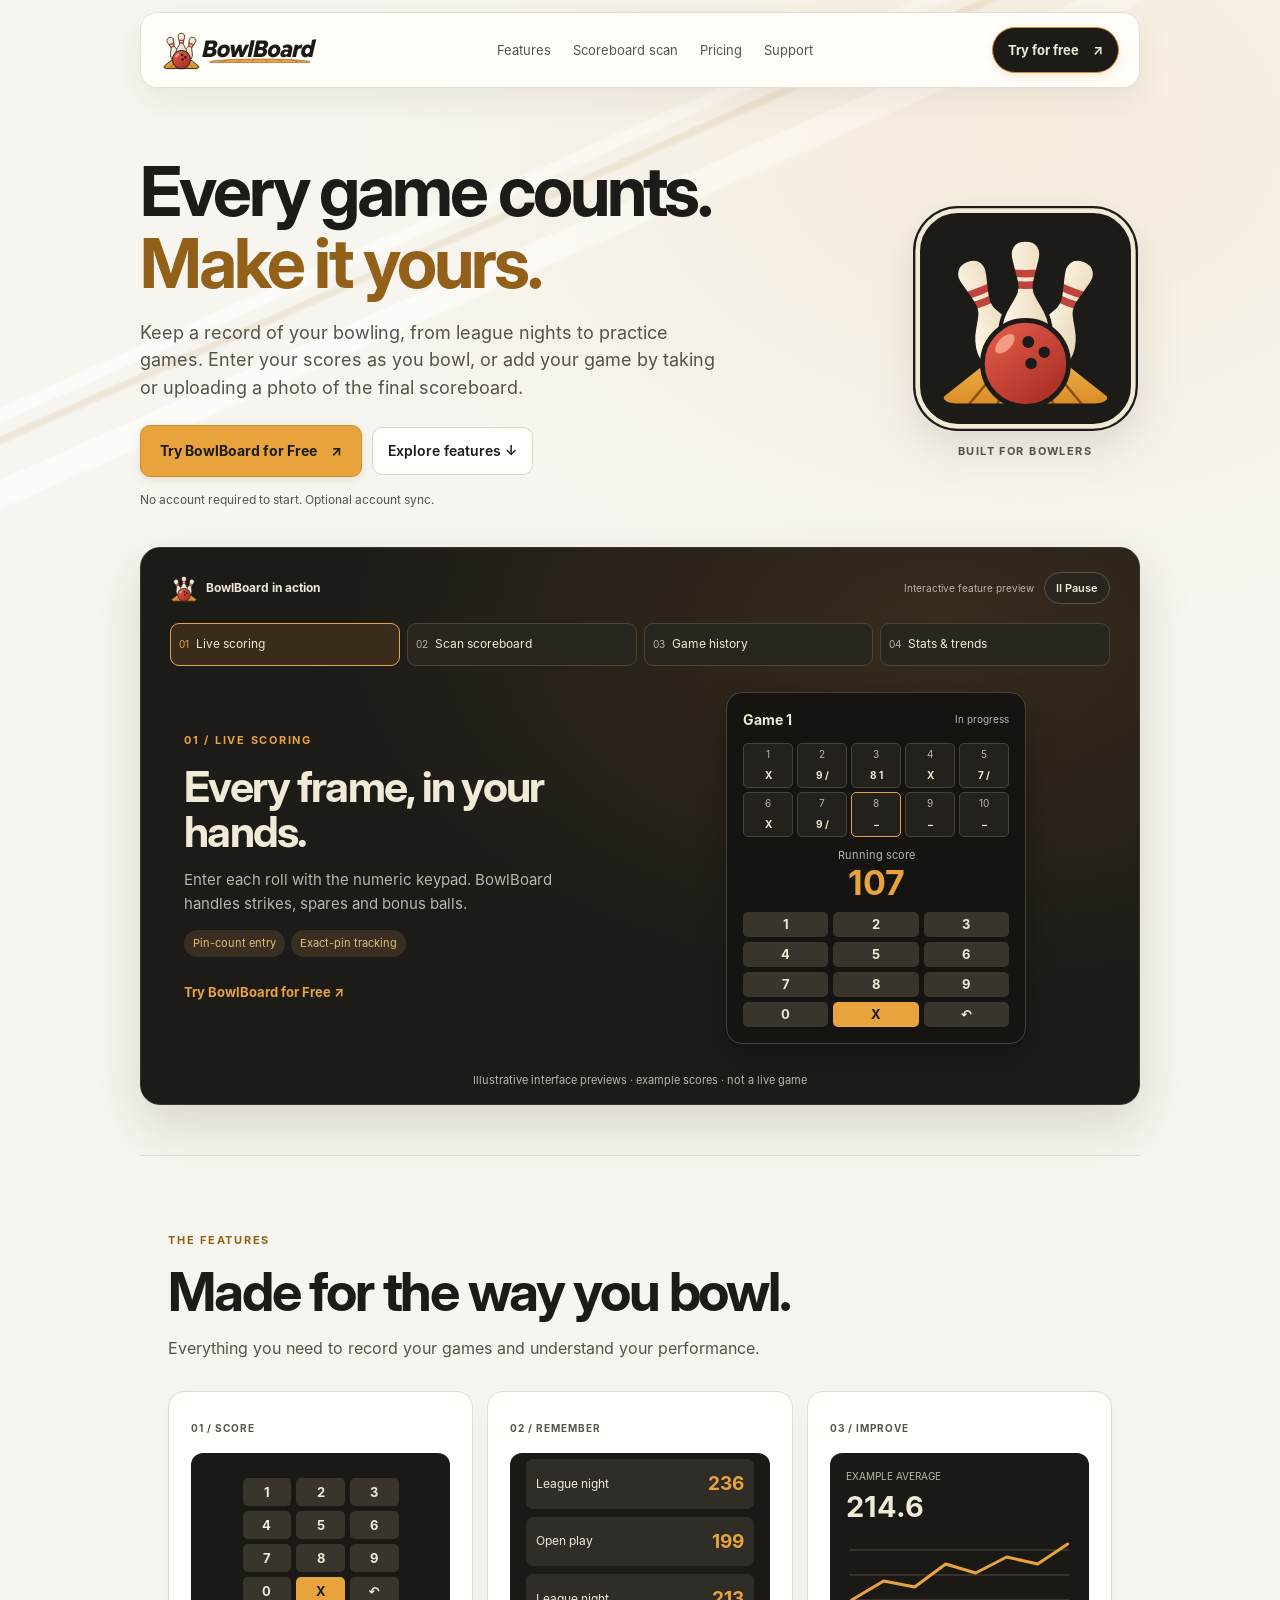
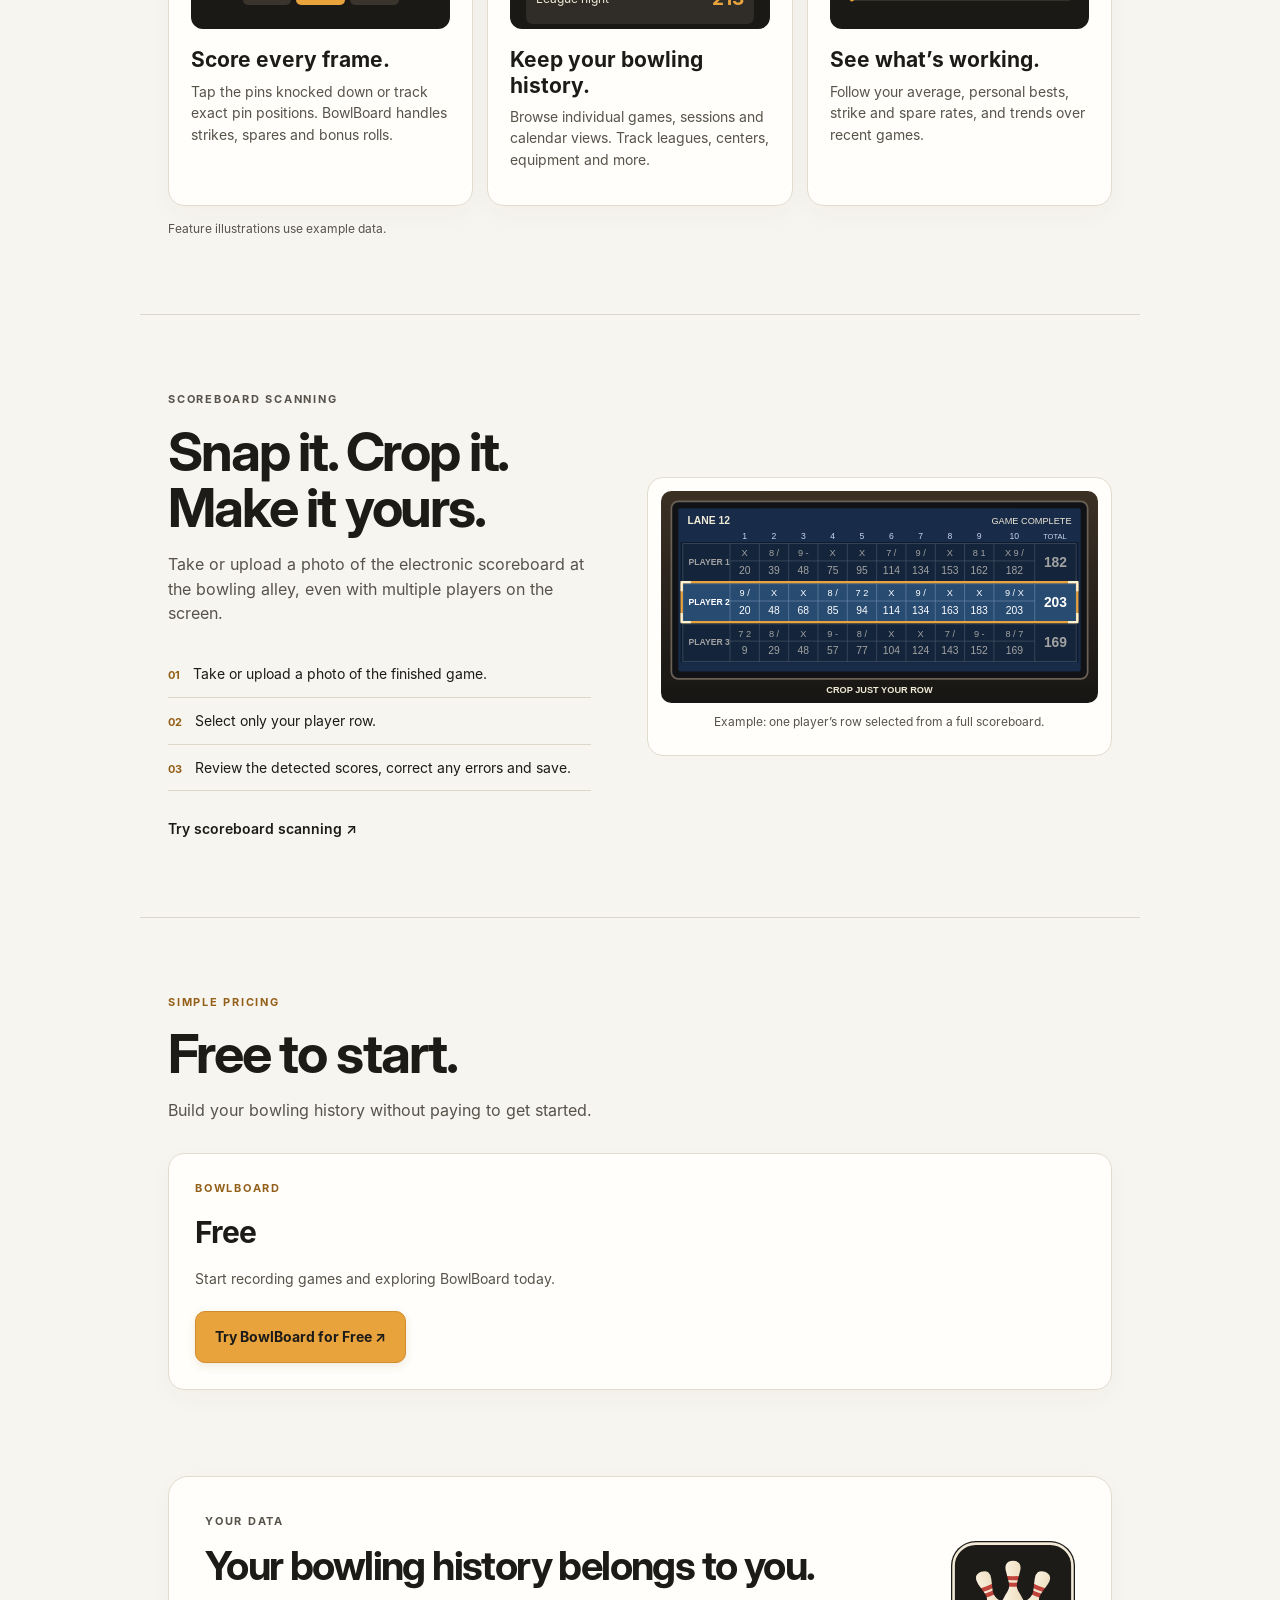
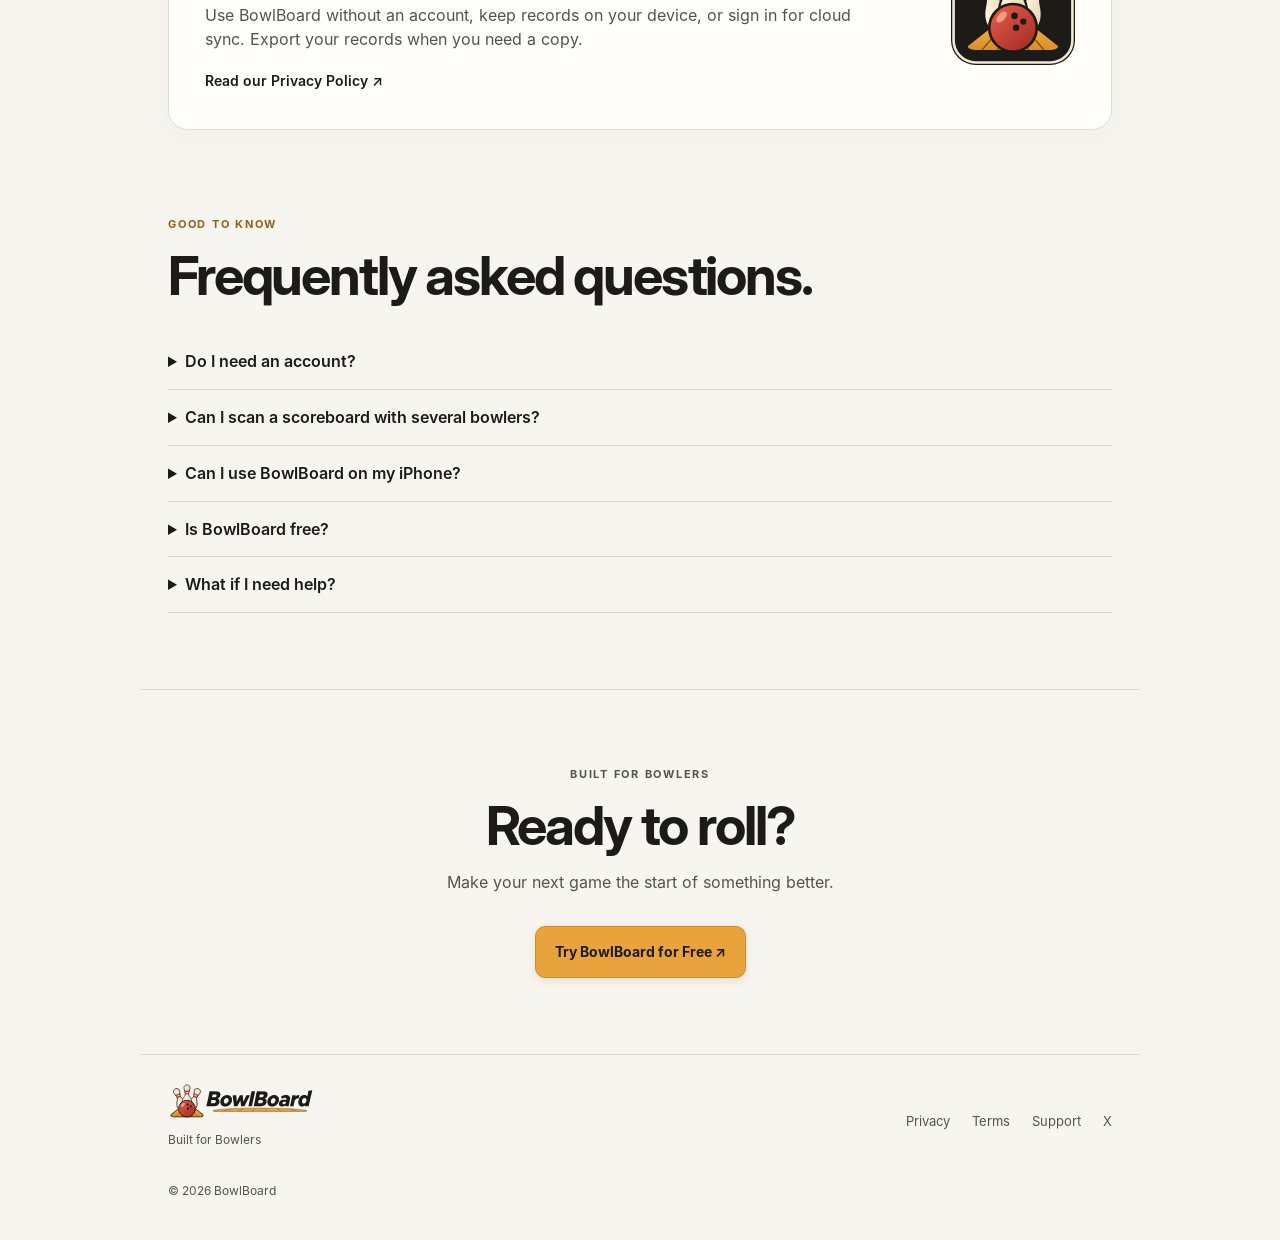
<file: index.html>
<!doctype html>
<html lang="en"><head><meta charset="utf-8"><meta name="viewport" content="width=device-width,initial-scale=1"><meta name="theme-color" content="#F7F5EF"><meta name="description" content="Track bowling games, scan your final scoreboard and follow your progress with BowlBoard. Free to start."><title>BowlBoard — Built for Bowlers</title><link rel="icon" type="image/svg+xml" href="assets/brand-icon.svg?v=5"><link rel="stylesheet" href="styles.css?v=4.3"></head>
<body class="product-site">
<a class="skip-link" href="#main">Skip to content</a>
<header class="product-nav"><a class="product-brand" href="index.html" aria-label="BowlBoard home"><img src="assets/brand-lockup-light.svg?v=1" alt="BowlBoard"></a><nav aria-label="Main navigation"><a href="#features">Features</a><a href="#scan">Scoreboard scan</a><a href="#pricing">Pricing</a><a href="support.html">Support</a></nav><a class="product-button nav-primary" href="https://bowlboard.app/app/">Try for free <span aria-hidden="true">↗</span></a></header>
<main id="main">
<section class="product-hero"><div class="hero-copy"><h1>Every game counts.<br><em>Make it yours.</em></h1><p class="product-lead">Keep a record of your bowling, from league nights to practice games. Enter your scores as you bowl, or add your game by taking or uploading a photo of the final scoreboard.</p><div class="product-actions"><a class="product-button" href="https://bowlboard.app/app/">Try BowlBoard for Free <span aria-hidden="true">↗</span></a><a class="product-link" href="#features">Explore features ↓</a></div><p class="product-note">No account required to start. Optional account sync.</p></div><div class="hero-brand-card"><img src="assets/brand-icon.svg?v=5" alt="BowlBoard app icon" width="240" height="240"><span>Built for Bowlers</span></div></section>
<section class="product-showcase" aria-labelledby="showcase-title"><div class="showcase-top"><span id="showcase-title"><img src="assets/brand-mark.svg?v=5" alt=""> BowlBoard in action</span><div class="showcase-controls"><small>Interactive feature preview</small><button type="button" class="showcase-play" id="showcase-play" aria-label="Pause automatic feature rotation" hidden>Pause</button></div></div><div class="showcase-tabs" role="group" aria-label="Choose a feature"><button type="button" data-preview="score" aria-controls="preview-score" aria-pressed="true"><span>01</span>Live scoring</button><button type="button" data-preview="scan" aria-controls="preview-scan" aria-pressed="false"><span>02</span>Scan scoreboard</button><button type="button" data-preview="games" aria-controls="preview-games" aria-pressed="false"><span>03</span>Game history</button><button type="button" data-preview="stats" aria-controls="preview-stats" aria-pressed="false"><span>04</span>Stats & trends</button></div><div class="showcase-panel" id="preview-score"><div class="showcase-copy"><p class="product-kicker">01 / LIVE SCORING</p><h2>Every frame, in your hands.</h2><p>Enter each roll with the numeric keypad. BowlBoard handles strikes, spares and bonus balls.</p><div class="showcase-tags"><span>Pin-count entry</span><span>Exact-pin tracking</span></div><a href="https://bowlboard.app/app/" class="showcase-link">Try BowlBoard for Free ↗</a></div><div class="showcase-visual"><div class="showcase-score"><div class="showcase-phonehead">Game 1 <span>In progress</span></div><div class="showcase-frames"><div><small>1</small><b>X</b></div><div><small>2</small><b>9 /</b></div><div><small>3</small><b>8 1</b></div><div><small>4</small><b>X</b></div><div><small>5</small><b>7 /</b></div><div><small>6</small><b>X</b></div><div><small>7</small><b>9 /</b></div><div class="current"><small>8</small><b>–</b></div><div><small>9</small><b>–</b></div><div><small>10</small><b>–</b></div></div><div class="showcase-total"><small>Running score</small><strong>107</strong></div><div class="mini-keypad"><span>1</span><span>2</span><span>3</span><span>4</span><span>5</span><span>6</span><span>7</span><span>8</span><span>9</span><span>0</span><span class="accent">X</span><span>↶</span></div></div></div></div><div class="showcase-panel" id="preview-scan" hidden><div class="showcase-copy"><p class="product-kicker">02 / SCAN SCOREBOARD</p><h2>One photo. Your game.</h2><p>Take or upload a photo of the electronic scoreboard, select your player row, then review the detected frames before saving.</p><div class="showcase-tags"><span>Camera or photo library</span><span>Single-player crop</span></div><a href="https://bowlboard.app/app/" class="showcase-link">Try BowlBoard for Free ↗</a></div><div class="showcase-visual"><figure class="showcase-scan"><img src="assets/scan-example.svg" alt="Electronic scoreboard with three players and a selection around player two"><figcaption>Example: crop just your row.</figcaption></figure></div></div><div class="showcase-panel" id="preview-games" hidden><div class="showcase-copy"><p class="product-kicker">03 / GAME HISTORY</p><h2>Every bowling night, remembered.</h2><p>Keep your individual games and sessions together. Filter your history by league, center or equipment.</p><div class="showcase-tags"><span>Game and session views</span><span>Calendar history</span></div><a href="https://bowlboard.app/app/" class="showcase-link">Try BowlBoard for Free ↗</a></div><div class="showcase-visual"><div class="showcase-score"><div class="showcase-phonehead">Games <span>Example records</span></div><div class="showcase-history"><div><img src="assets/brand-mark.svg?v=5" alt=""><span>League night<small>Nov 23</small></span><b>236</b></div><div><img src="assets/brand-mark.svg?v=5" alt=""><span>Open play<small>Nov 21</small></span><b>199</b></div><div><img src="assets/brand-mark.svg?v=5" alt=""><span>League night<small>Nov 16</small></span><b>213</b></div></div></div></div></div><div class="showcase-panel" id="preview-stats" hidden><div class="showcase-copy"><p class="product-kicker">04 / STATS & TRENDS</p><h2>See your progress over time.</h2><p>Explore your average, best games and series, strike and spare rates, and recent form.</p><div class="showcase-tags"><span>Recent-game filters</span><span>Personal records</span></div><a href="https://bowlboard.app/app/" class="showcase-link">Try BowlBoard for Free ↗</a></div><div class="showcase-visual"><div class="showcase-score"><div class="showcase-phonehead">My Stats <span>Example data</span></div><div class="showcase-total"><small>Average</small><strong>216.0</strong></div><svg class="showcase-chart" viewBox="0 0 240 94" aria-label="Example upward score trend" role="img"><path d="M0 20H240M0 50H240M0 80H240" stroke="#50463a" fill="none"/><path d="M4 75L40 56L79 65L117 33L155 45L194 22L236 12" stroke="#E8A33D" stroke-width="3" fill="none" stroke-linecap="round"/></svg><div class="showcase-records"><div><small>High game</small><b>236</b></div><div><small>Games</small><b>3</b></div></div></div></div></div><p class="showcase-disclaimer">Illustrative interface previews · example scores · not a live game</p></section><section class="product-features" id="features"><div class="product-section-head"><p class="product-kicker">THE FEATURES</p><h2>Made for the way you bowl.</h2><p>Everything you need to record your games and understand your performance.</p></div><div class="product-grid">
<article class="product-tile"><span class="tile-number">01 / SCORE</span><div class="tile-visual"><div class="mini-keypad" aria-hidden="true"><span>1</span><span>2</span><span>3</span><span>4</span><span>5</span><span>6</span><span>7</span><span>8</span><span>9</span><span>0</span><span class="accent">X</span><span>↶</span></div></div><h3>Score every frame.</h3><p>Tap the pins knocked down or track exact pin positions. BowlBoard handles strikes, spares and bonus rolls.</p></article>
<article class="product-tile"><span class="tile-number">02 / REMEMBER</span><div class="tile-visual mini-history" aria-label="Example game scores"><div><span>League night</span><b>236</b></div><div><span>Open play</span><b>199</b></div><div><span>League night</span><b>213</b></div></div><h3>Keep your bowling history.</h3><p>Browse individual games, sessions and calendar views. Track leagues, centers, equipment and more.</p></article>
<article class="product-tile"><span class="tile-number">03 / IMPROVE</span><div class="tile-visual mini-trend"><div><small>EXAMPLE AVERAGE</small><b>214.6</b></div><svg viewBox="0 0 220 78" role="img" aria-label="Illustrative score trend"><path d="M0 65H220M0 40H220M0 15H220" fill="none" stroke="#524b40"/><path d="M2 65L34 46L65 52L96 29L126 38L157 22L188 29L218 9" stroke="#e8a33d" stroke-width="3" fill="none" stroke-linecap="round" stroke-linejoin="round"/></svg></div><h3>See what’s working.</h3><p>Follow your average, personal bests, strike and spare rates, and trends over recent games.</p></article></div><p class="example-note">Feature illustrations use example data.</p></section>
<section class="product-scan" id="scan"><div><p class="product-kicker">SCOREBOARD SCANNING</p><h2>Snap it. Crop it.<br>Make it yours.</h2><p>Take or upload a photo of the electronic scoreboard at the bowling alley, even with multiple players on the screen.</p><ol class="product-steps"><li><b>01</b><span>Take or upload a photo of the finished game.</span></li><li><b>02</b><span>Select only your player row.</span></li><li><b>03</b><span>Review the detected scores, correct any errors and save.</span></li></ol><a class="product-link" href="https://bowlboard.app/app/">Try scoreboard scanning ↗</a></div><figure><img src="assets/scan-example.svg" alt="Electronic scoreboard with three completed games and an amber selection around Player 2"><figcaption>Example: one player’s row selected from a full scoreboard.</figcaption></figure></section>
<section class="product-pricing" id="pricing"><div class="product-section-head"><p class="product-kicker">SIMPLE PRICING</p><h2>Free to start.</h2><p>Build your bowling history without paying to get started.</p></div><div class="price-grid" style="grid-template-columns: minmax(0, 1fr)"><article><p class="product-kicker">BOWLBOARD</p><h3>Free</h3><p>Start recording games and exploring BowlBoard today.</p><a class="product-button" href="https://bowlboard.app/app/">Try BowlBoard for Free ↗</a></article></div></section>
<section class="product-privacy"><div><p class="product-kicker">YOUR DATA</p><h2>Your bowling history belongs to you.</h2><p>Use BowlBoard without an account, keep records on your device, or sign in for cloud sync. Export your records when you need a copy.</p><a class="product-link" href="privacy.html">Read our Privacy Policy ↗</a></div><img src="assets/brand-icon.svg?v=5" alt="" width="124" height="124"></section>
<section class="product-faq"><div class="product-section-head"><p class="product-kicker">GOOD TO KNOW</p><h2>Frequently asked questions.</h2></div><details><summary>Do I need an account?</summary><p>No. You can start scoring locally. An account is optional and enables cloud synchronization.</p></details><details><summary>Can I scan a scoreboard with several bowlers?</summary><p>Yes. Take or upload a photo of the screen and select your own row. Review the results before saving, as recognition can make mistakes.</p></details><details><summary>Can I use BowlBoard on my iPhone?</summary><p>Yes, you can use the web app in Safari and add it to your Home Screen. An App Store release is planned, but not yet available.</p></details><details><summary>Is BowlBoard free?</summary><p>Yes. You can start using BowlBoard for free.</p></details><details><summary>What if I need help?</summary><p>Visit <a href="support.html">Support</a> for help with scores, account sync, or other questions.</p></details></section>
<section class="product-final"><p class="product-kicker">BUILT FOR BOWLERS</p><h2>Ready to roll?</h2><p>Make your next game the start of something better.</p><a class="product-button" href="https://bowlboard.app/app/">Try BowlBoard for Free ↗</a></section>
</main><footer class="product-footer"><div><a href="index.html"><img src="assets/brand-lockup-light.svg?v=1" alt="BowlBoard"></a><p>Built for Bowlers</p></div><nav aria-label="Footer navigation"><a href="privacy.html">Privacy</a><a href="terms.html">Terms</a><a href="support.html">Support</a><a href="https://x.com/bowlboard">X</a></nav><small>© 2026 BowlBoard</small></footer><script src="showcase.js?v=3" defer></script></body></html>
</file>
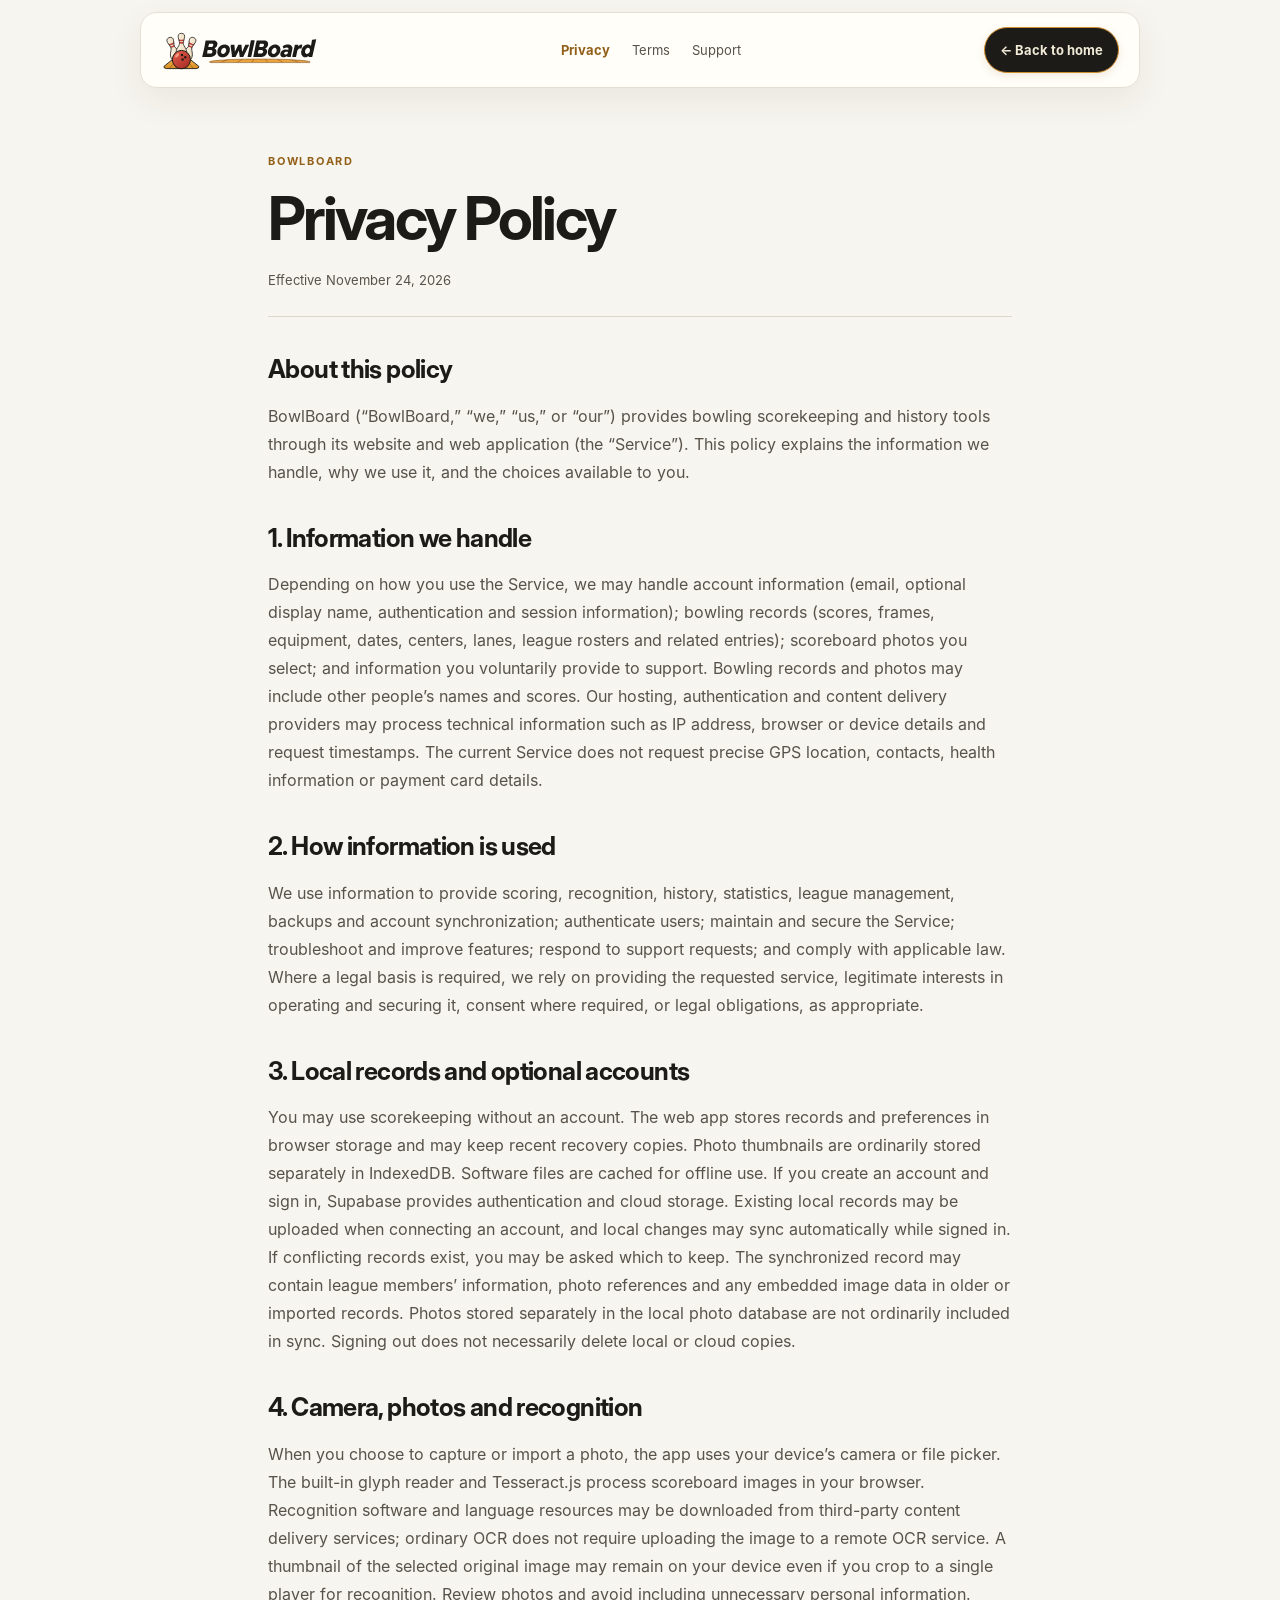
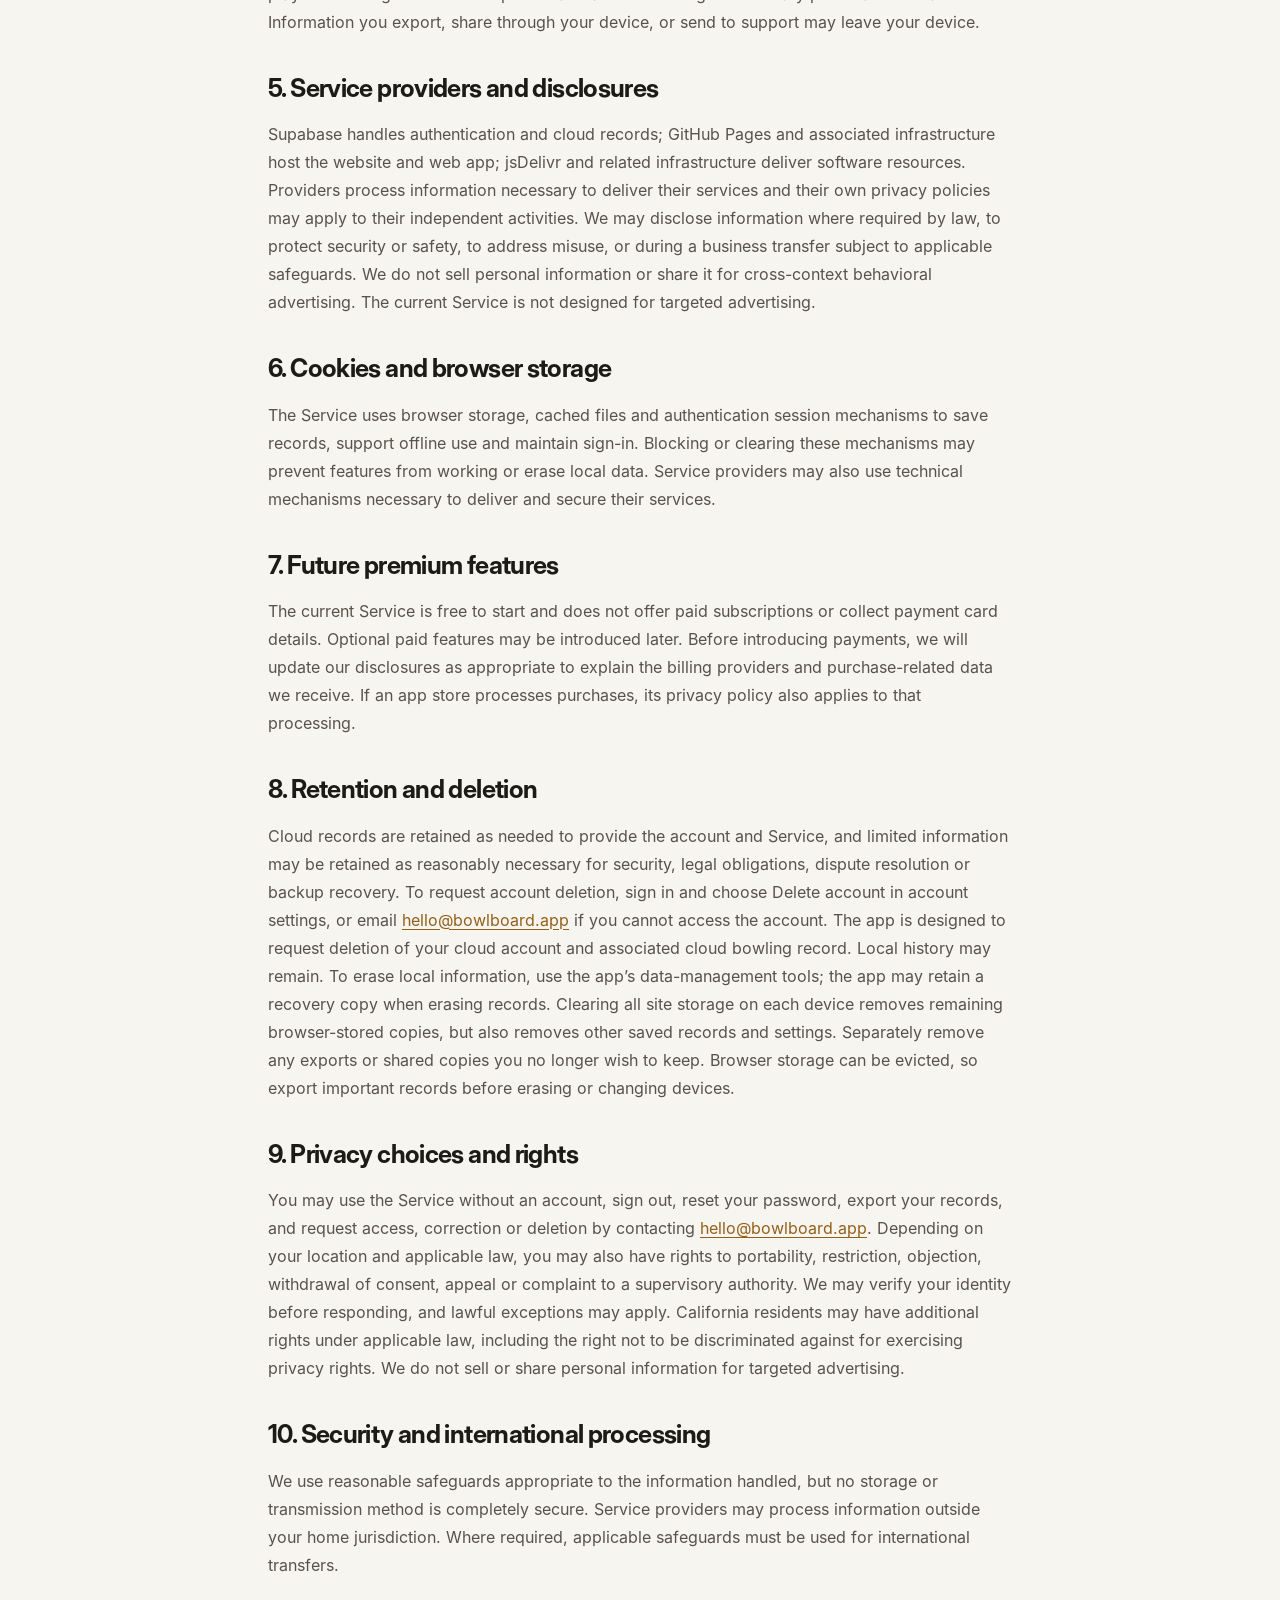
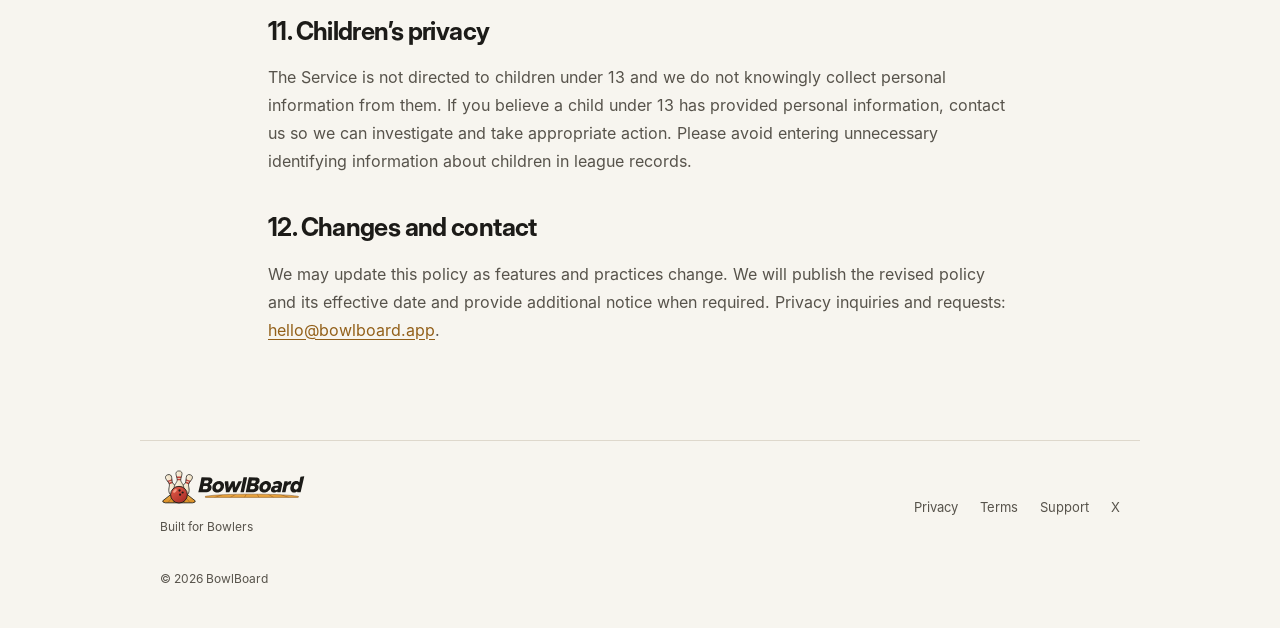
<file: privacy.html>
<!doctype html><html lang="en"><head><meta charset="utf-8"><meta name="viewport" content="width=device-width,initial-scale=1"><title>Privacy Policy — BowlBoard</title><link rel="stylesheet" href="styles.css?v=4.2"><meta name="theme-color" content="#F7F5EF"><link rel="icon" type="image/svg+xml" href="assets/brand-icon.svg?v=5"></head><body class="legal legal-light"><a class="skip-link" href="#main">Skip to content</a><header class="product-nav"><a class="product-brand" href="index.html" aria-label="BowlBoard home"><img src="assets/brand-lockup-light.svg?v=1" alt="BowlBoard"></a><nav aria-label="Main navigation"><a href="privacy.html" aria-current="page">Privacy</a><a href="terms.html">Terms</a><a href="support.html">Support</a></nav><a class="product-button nav-primary" href="index.html">← Back to home</a></header><main class="legal-wrap" id="main"><p class="eyebrow">BOWLBOARD</p><h1>Privacy Policy</h1><p class="legal-meta">Effective November 24, 2026</p><h2>About this policy</h2><p>BowlBoard (“BowlBoard,” “we,” “us,” or “our”) provides bowling scorekeeping and history tools through its website and web application (the “Service”). This policy explains the information we handle, why we use it, and the choices available to you.</p>
<h2>1. Information we handle</h2><p>Depending on how you use the Service, we may handle account information (email, optional display name, authentication and session information); bowling records (scores, frames, equipment, dates, centers, lanes, league rosters and related entries); scoreboard photos you select; and information you voluntarily provide to support. Bowling records and photos may include other people’s names and scores. Our hosting, authentication and content delivery providers may process technical information such as IP address, browser or device details and request timestamps. The current Service does not request precise GPS location, contacts, health information or payment card details.</p>
<h2>2. How information is used</h2><p>We use information to provide scoring, recognition, history, statistics, league management, backups and account synchronization; authenticate users; maintain and secure the Service; troubleshoot and improve features; respond to support requests; and comply with applicable law. Where a legal basis is required, we rely on providing the requested service, legitimate interests in operating and securing it, consent where required, or legal obligations, as appropriate.</p>
<h2>3. Local records and optional accounts</h2><p>You may use scorekeeping without an account. The web app stores records and preferences in browser storage and may keep recent recovery copies. Photo thumbnails are ordinarily stored separately in IndexedDB. Software files are cached for offline use. If you create an account and sign in, Supabase provides authentication and cloud storage. Existing local records may be uploaded when connecting an account, and local changes may sync automatically while signed in. If conflicting records exist, you may be asked which to keep. The synchronized record may contain league members’ information, photo references and any embedded image data in older or imported records. Photos stored separately in the local photo database are not ordinarily included in sync. Signing out does not necessarily delete local or cloud copies.</p>
<h2>4. Camera, photos and recognition</h2><p>When you choose to capture or import a photo, the app uses your device’s camera or file picker. The built-in glyph reader and Tesseract.js process scoreboard images in your browser. Recognition software and language resources may be downloaded from third-party content delivery services; ordinary OCR does not require uploading the image to a remote OCR service. A thumbnail of the selected original image may remain on your device even if you crop to a single player for recognition. Review photos and avoid including unnecessary personal information. Information you export, share through your device, or send to support may leave your device.</p>
<h2>5. Service providers and disclosures</h2><p>Supabase handles authentication and cloud records; GitHub Pages and associated infrastructure host the website and web app; jsDelivr and related infrastructure deliver software resources. Providers process information necessary to deliver their services and their own privacy policies may apply to their independent activities. We may disclose information where required by law, to protect security or safety, to address misuse, or during a business transfer subject to applicable safeguards. We do not sell personal information or share it for cross-context behavioral advertising. The current Service is not designed for targeted advertising.</p>
<h2>6. Cookies and browser storage</h2><p>The Service uses browser storage, cached files and authentication session mechanisms to save records, support offline use and maintain sign-in. Blocking or clearing these mechanisms may prevent features from working or erase local data. Service providers may also use technical mechanisms necessary to deliver and secure their services.</p>
<h2>7. Future premium features</h2><p>The current Service is free to start and does not offer paid subscriptions or collect payment card details. Optional paid features may be introduced later. Before introducing payments, we will update our disclosures as appropriate to explain the billing providers and purchase-related data we receive. If an app store processes purchases, its privacy policy also applies to that processing.</p>
<h2>8. Retention and deletion</h2><p>Cloud records are retained as needed to provide the account and Service, and limited information may be retained as reasonably necessary for security, legal obligations, dispute resolution or backup recovery. To request account deletion, sign in and choose Delete account in account settings, or email <a href="mailto:hello@bowlboard.app">hello@bowlboard.app</a> if you cannot access the account. The app is designed to request deletion of your cloud account and associated cloud bowling record. Local history may remain. To erase local information, use the app’s data-management tools; the app may retain a recovery copy when erasing records. Clearing all site storage on each device removes remaining browser-stored copies, but also removes other saved records and settings. Separately remove any exports or shared copies you no longer wish to keep. Browser storage can be evicted, so export important records before erasing or changing devices.</p>
<h2>9. Privacy choices and rights</h2><p>You may use the Service without an account, sign out, reset your password, export your records, and request access, correction or deletion by contacting <a href="mailto:hello@bowlboard.app">hello@bowlboard.app</a>. Depending on your location and applicable law, you may also have rights to portability, restriction, objection, withdrawal of consent, appeal or complaint to a supervisory authority. We may verify your identity before responding, and lawful exceptions may apply. California residents may have additional rights under applicable law, including the right not to be discriminated against for exercising privacy rights. We do not sell or share personal information for targeted advertising.</p>
<h2>10. Security and international processing</h2><p>We use reasonable safeguards appropriate to the information handled, but no storage or transmission method is completely secure. Service providers may process information outside your home jurisdiction. Where required, applicable safeguards must be used for international transfers.</p>
<h2>11. Children’s privacy</h2><p>The Service is not directed to children under 13 and we do not knowingly collect personal information from them. If you believe a child under 13 has provided personal information, contact us so we can investigate and take appropriate action. Please avoid entering unnecessary identifying information about children in league records.</p>
<h2>12. Changes and contact</h2><p>We may update this policy as features and practices change. We will publish the revised policy and its effective date and provide additional notice when required. Privacy inquiries and requests: <a href="mailto:hello@bowlboard.app">hello@bowlboard.app</a>. </p></main><footer class="product-footer"><div><a href="index.html"><img src="assets/brand-lockup-light.svg?v=1" alt="BowlBoard"></a><p>Built for Bowlers</p></div><nav aria-label="Footer navigation"><a href="privacy.html">Privacy</a><a href="terms.html">Terms</a><a href="support.html">Support</a><a href="https://x.com/bowlboard">X</a></nav><small>© 2026 BowlBoard</small></footer></body></html>
</file>
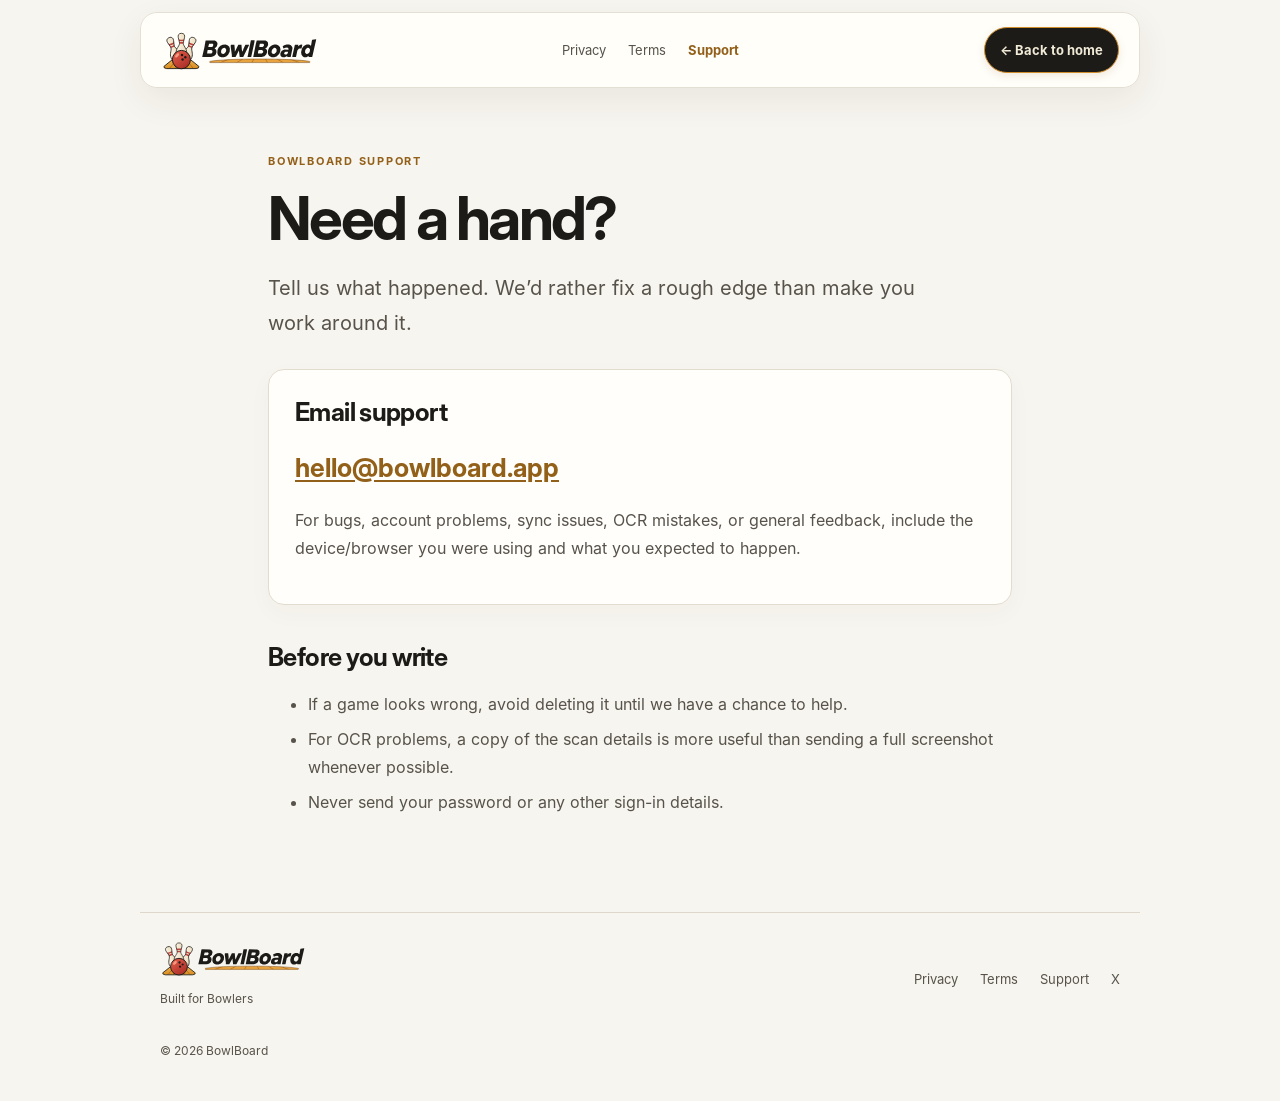
<file: support.html>
<!doctype html><html lang="en"><head><meta charset="utf-8"><meta name="viewport" content="width=device-width,initial-scale=1"><title>Support — BowlBoard</title><meta name="description" content="Get help with BowlBoard."><link rel="stylesheet" href="styles.css?v=4.2"><meta name="theme-color" content="#F7F5EF"><link rel="icon" type="image/svg+xml" href="assets/brand-icon.svg?v=5"></head><body class="legal legal-light"><a class="skip-link" href="#main">Skip to content</a><header class="product-nav"><a class="product-brand" href="index.html" aria-label="BowlBoard home"><img src="assets/brand-lockup-light.svg?v=1" alt="BowlBoard"></a><nav aria-label="Main navigation"><a href="privacy.html">Privacy</a><a href="terms.html">Terms</a><a href="support.html" aria-current="page">Support</a></nav><a class="product-button nav-primary" href="index.html">← Back to home</a></header><main class="legal-wrap" id="main"><p class="eyebrow">BOWLBOARD SUPPORT</p><h1>Need a hand?</h1><p class="lead">Tell us what happened. We’d rather fix a rough edge than make you work around it.</p><div class="support-card"><h2>Email support</h2><p><a class="big-link" href="mailto:hello@bowlboard.app">hello@bowlboard.app</a></p><p>For bugs, account problems, sync issues, OCR mistakes, or general feedback, include the device/browser you were using and what you expected to happen.</p></div><h2>Before you write</h2><ul><li>If a game looks wrong, avoid deleting it until we have a chance to help.</li><li>For OCR problems, a copy of the scan details is more useful than sending a full screenshot whenever possible.</li><li>Never send your password or any other sign-in details.</li></ul></main><footer class="product-footer"><div><a href="index.html"><img src="assets/brand-lockup-light.svg?v=1" alt="BowlBoard"></a><p>Built for Bowlers</p></div><nav aria-label="Footer navigation"><a href="privacy.html">Privacy</a><a href="terms.html">Terms</a><a href="support.html">Support</a><a href="https://x.com/bowlboard">X</a></nav><small>© 2026 BowlBoard</small></footer></body></html>
</file>
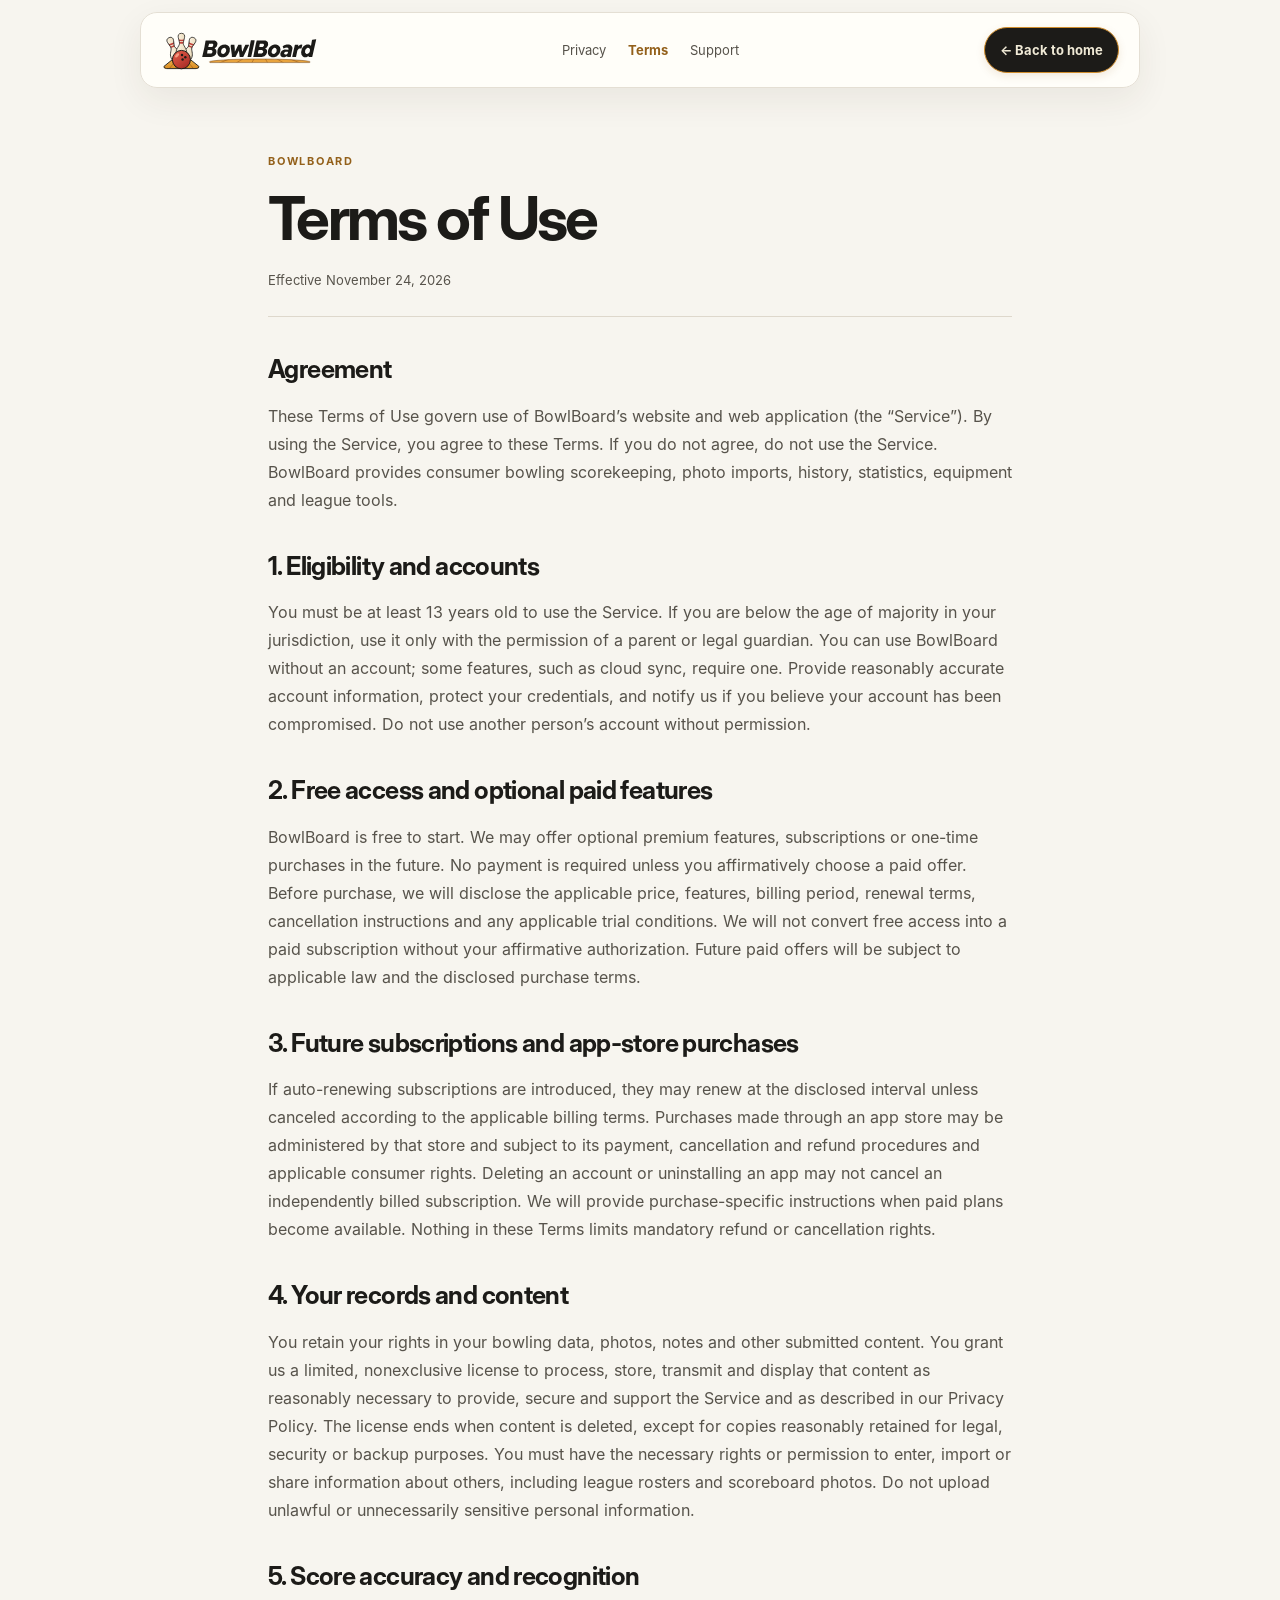
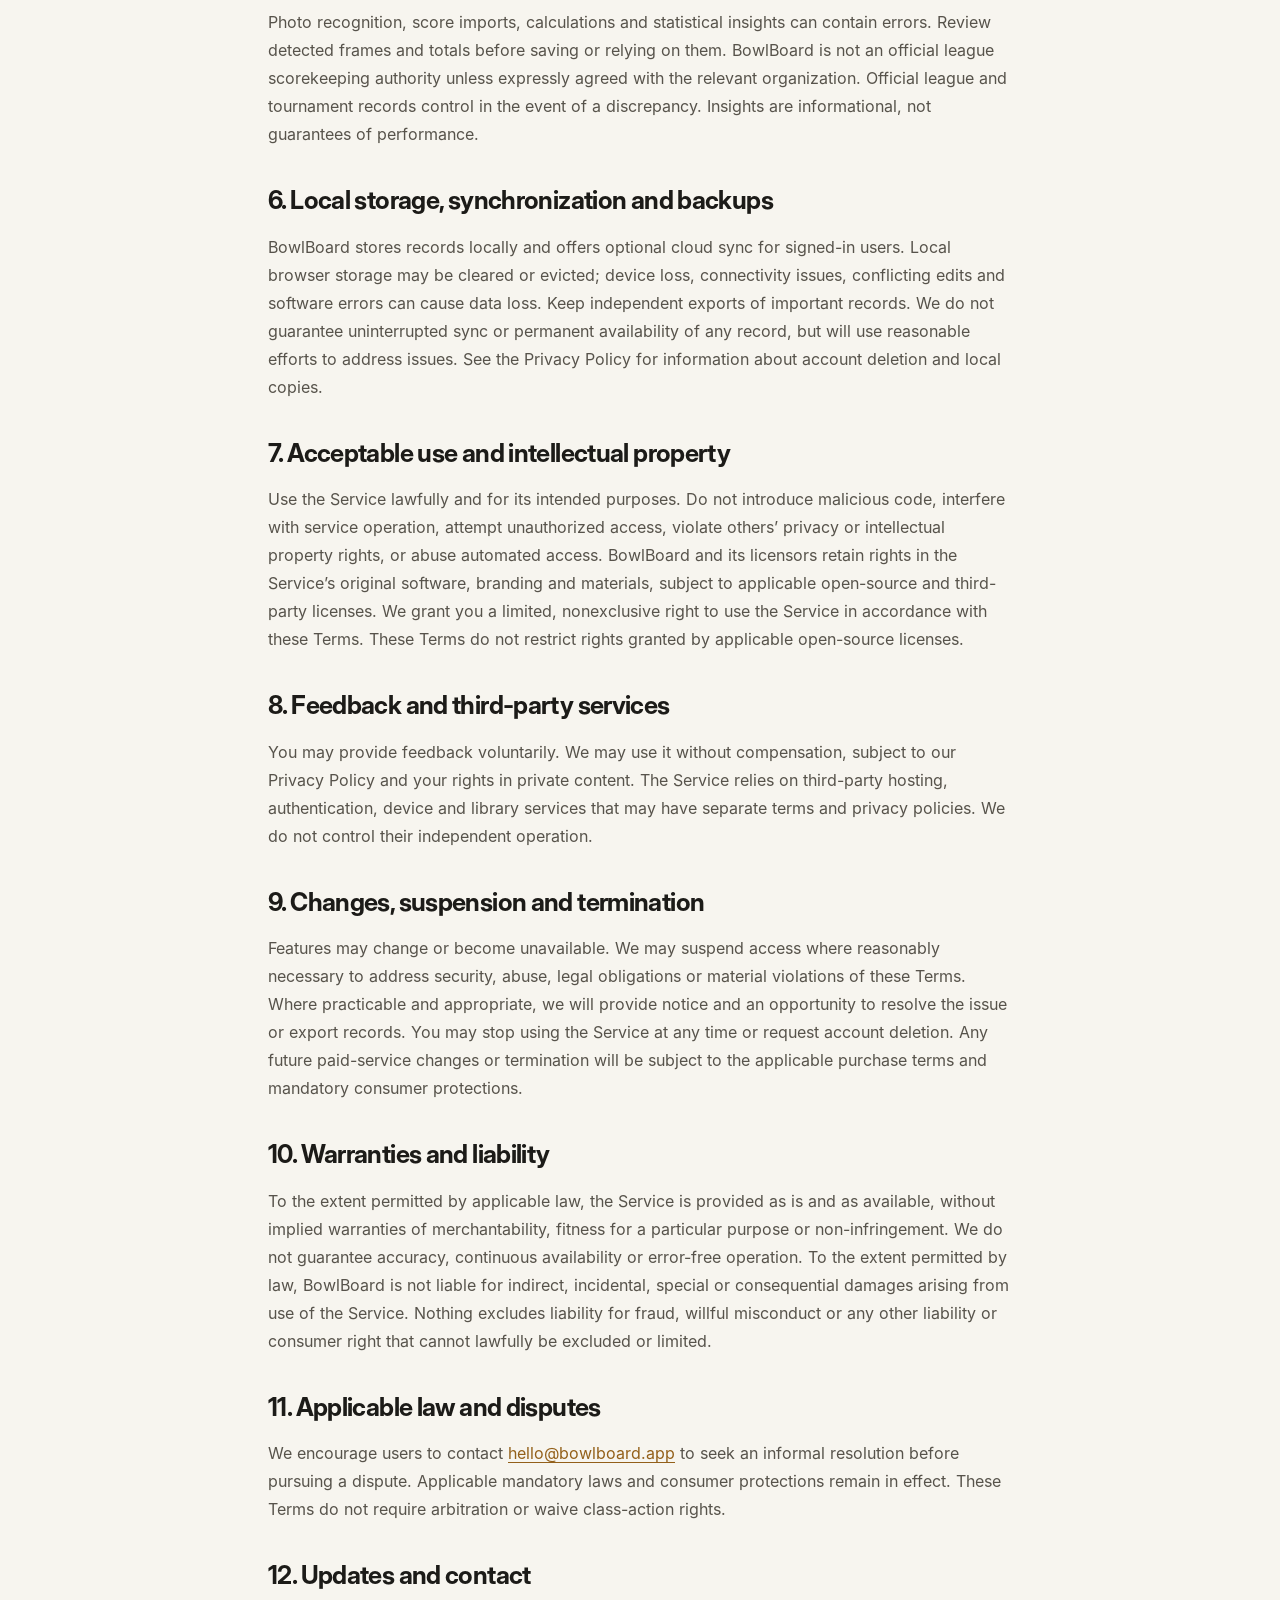
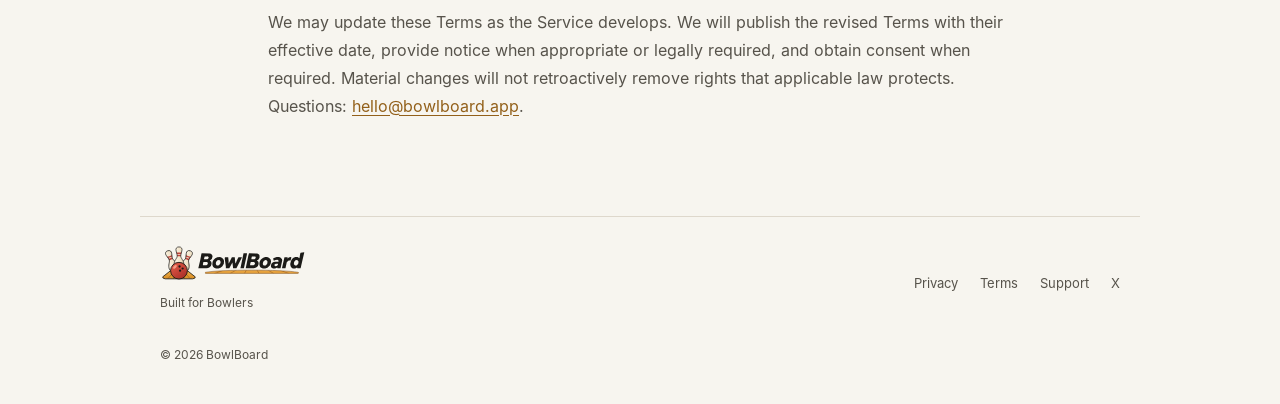
<file: terms.html>
<!doctype html><html lang="en"><head><meta charset="utf-8"><meta name="viewport" content="width=device-width,initial-scale=1"><title>Terms of Use — BowlBoard</title><link rel="stylesheet" href="styles.css?v=4.2"><meta name="theme-color" content="#F7F5EF"><link rel="icon" type="image/svg+xml" href="assets/brand-icon.svg?v=5"></head><body class="legal legal-light"><a class="skip-link" href="#main">Skip to content</a><header class="product-nav"><a class="product-brand" href="index.html" aria-label="BowlBoard home"><img src="assets/brand-lockup-light.svg?v=1" alt="BowlBoard"></a><nav aria-label="Main navigation"><a href="privacy.html">Privacy</a><a href="terms.html" aria-current="page">Terms</a><a href="support.html">Support</a></nav><a class="product-button nav-primary" href="index.html">← Back to home</a></header><main class="legal-wrap" id="main"><p class="eyebrow">BOWLBOARD</p><h1>Terms of Use</h1><p class="legal-meta">Effective November 24, 2026</p><h2>Agreement</h2><p>These Terms of Use govern use of BowlBoard’s website and web application (the “Service”). By using the Service, you agree to these Terms. If you do not agree, do not use the Service. BowlBoard provides consumer bowling scorekeeping, photo imports, history, statistics, equipment and league tools.</p>
<h2>1. Eligibility and accounts</h2><p>You must be at least 13 years old to use the Service. If you are below the age of majority in your jurisdiction, use it only with the permission of a parent or legal guardian. You can use BowlBoard without an account; some features, such as cloud sync, require one. Provide reasonably accurate account information, protect your credentials, and notify us if you believe your account has been compromised. Do not use another person’s account without permission.</p>
<h2>2. Free access and optional paid features</h2><p>BowlBoard is free to start. We may offer optional premium features, subscriptions or one-time purchases in the future. No payment is required unless you affirmatively choose a paid offer. Before purchase, we will disclose the applicable price, features, billing period, renewal terms, cancellation instructions and any applicable trial conditions. We will not convert free access into a paid subscription without your affirmative authorization. Future paid offers will be subject to applicable law and the disclosed purchase terms.</p>
<h2>3. Future subscriptions and app-store purchases</h2><p>If auto-renewing subscriptions are introduced, they may renew at the disclosed interval unless canceled according to the applicable billing terms. Purchases made through an app store may be administered by that store and subject to its payment, cancellation and refund procedures and applicable consumer rights. Deleting an account or uninstalling an app may not cancel an independently billed subscription. We will provide purchase-specific instructions when paid plans become available. Nothing in these Terms limits mandatory refund or cancellation rights.</p>
<h2>4. Your records and content</h2><p>You retain your rights in your bowling data, photos, notes and other submitted content. You grant us a limited, nonexclusive license to process, store, transmit and display that content as reasonably necessary to provide, secure and support the Service and as described in our Privacy Policy. The license ends when content is deleted, except for copies reasonably retained for legal, security or backup purposes. You must have the necessary rights or permission to enter, import or share information about others, including league rosters and scoreboard photos. Do not upload unlawful or unnecessarily sensitive personal information.</p>
<h2>5. Score accuracy and recognition</h2><p>Photo recognition, score imports, calculations and statistical insights can contain errors. Review detected frames and totals before saving or relying on them. BowlBoard is not an official league scorekeeping authority unless expressly agreed with the relevant organization. Official league and tournament records control in the event of a discrepancy. Insights are informational, not guarantees of performance.</p>
<h2>6. Local storage, synchronization and backups</h2><p>BowlBoard stores records locally and offers optional cloud sync for signed-in users. Local browser storage may be cleared or evicted; device loss, connectivity issues, conflicting edits and software errors can cause data loss. Keep independent exports of important records. We do not guarantee uninterrupted sync or permanent availability of any record, but will use reasonable efforts to address issues. See the Privacy Policy for information about account deletion and local copies.</p>
<h2>7. Acceptable use and intellectual property</h2><p>Use the Service lawfully and for its intended purposes. Do not introduce malicious code, interfere with service operation, attempt unauthorized access, violate others’ privacy or intellectual property rights, or abuse automated access. BowlBoard and its licensors retain rights in the Service’s original software, branding and materials, subject to applicable open-source and third-party licenses. We grant you a limited, nonexclusive right to use the Service in accordance with these Terms. These Terms do not restrict rights granted by applicable open-source licenses.</p>
<h2>8. Feedback and third-party services</h2><p>You may provide feedback voluntarily. We may use it without compensation, subject to our Privacy Policy and your rights in private content. The Service relies on third-party hosting, authentication, device and library services that may have separate terms and privacy policies. We do not control their independent operation.</p>
<h2>9. Changes, suspension and termination</h2><p>Features may change or become unavailable. We may suspend access where reasonably necessary to address security, abuse, legal obligations or material violations of these Terms. Where practicable and appropriate, we will provide notice and an opportunity to resolve the issue or export records. You may stop using the Service at any time or request account deletion. Any future paid-service changes or termination will be subject to the applicable purchase terms and mandatory consumer protections.</p>
<h2>10. Warranties and liability</h2><p>To the extent permitted by applicable law, the Service is provided as is and as available, without implied warranties of merchantability, fitness for a particular purpose or non-infringement. We do not guarantee accuracy, continuous availability or error-free operation. To the extent permitted by law, BowlBoard is not liable for indirect, incidental, special or consequential damages arising from use of the Service. Nothing excludes liability for fraud, willful misconduct or any other liability or consumer right that cannot lawfully be excluded or limited.</p>
<h2>11. Applicable law and disputes</h2><p>We encourage users to contact <a href="mailto:hello@bowlboard.app">hello@bowlboard.app</a> to seek an informal resolution before pursuing a dispute. Applicable mandatory laws and consumer protections remain in effect. These Terms do not require arbitration or waive class-action rights.</p>
<h2>12. Updates and contact</h2><p>We may update these Terms as the Service develops. We will publish the revised Terms with their effective date, provide notice when appropriate or legally required, and obtain consent when required. Material changes will not retroactively remove rights that applicable law protects. Questions: <a href="mailto:hello@bowlboard.app">hello@bowlboard.app</a>. </p></main><footer class="product-footer"><div><a href="index.html"><img src="assets/brand-lockup-light.svg?v=1" alt="BowlBoard"></a><p>Built for Bowlers</p></div><nav aria-label="Footer navigation"><a href="privacy.html">Privacy</a><a href="terms.html">Terms</a><a href="support.html">Support</a><a href="https://x.com/bowlboard">X</a></nav><small>© 2026 BowlBoard</small></footer></body></html>
</file>
<file: styles.css>
@font-face{font-family:BBInter;src:url("assets/fonts/Inter-Regular.otf") format("opentype");font-weight:400;font-style:normal;font-display:swap}
@font-face{font-family:BBInter;src:url("assets/fonts/Inter-Medium.otf") format("opentype");font-weight:500;font-style:normal;font-display:swap}
@font-face{font-family:BBInter;src:url("assets/fonts/Inter-SemiBold.otf") format("opentype");font-weight:600;font-style:normal;font-display:swap}
@font-face{font-family:BBInter;src:url("assets/fonts/Inter-Bold.otf") format("opentype");font-weight:700;font-style:normal;font-display:swap}
@font-face{font-family:BBDisplay;src:url("assets/fonts/InterDisplay-Bold.otf") format("opentype");font-weight:700;font-style:normal;font-display:swap}
@font-face{font-family:BBDisplay;src:url("assets/fonts/InterDisplay-Black.otf") format("opentype");font-weight:900;font-style:normal;font-display:swap}@font-face{font-family:BBDisplay;src:url("assets/fonts/InterDisplay-Bold.otf") format("opentype");font-weight:700;font-style:normal;font-display:swap}*{box-sizing:border-box}html{scroll-behavior:smooth}body{margin:0;background:#10100f;color:#f0ead6;font-family:BBInter,system-ui,-apple-system,BlinkMacSystemFont,"Segoe UI",sans-serif;line-height:1.55}body:before{content:"";position:fixed;inset:0;pointer-events:none;background:radial-gradient(circle at 50% -10%,rgba(232,163,61,.12),transparent 35%),linear-gradient(180deg,transparent 0,#10100f 70%);z-index:-1}.noise{position:fixed;inset:0;opacity:.035;pointer-events:none;background-image:url("data:image/svg+xml,%3Csvg viewBox='0 0 160 160' xmlns='http://www.w3.org/2000/svg'%3E%3Cfilter id='n'%3E%3CfeTurbulence type='fractalNoise' baseFrequency='.9' numOctaves='4' stitchTiles='stitch'/%3E%3C/filter%3E%3Crect width='100%25' height='100%25' filter='url(%23n)' opacity='.7'/%3E%3C/svg%3E")}.site-nav{height:76px;display:flex;align-items:center;justify-content:space-between;max-width:1180px;margin:auto;padding:0 28px;position:relative;z-index:5}.brand img{display:block;width:auto;height:34px;image-rendering:auto}.site-nav nav{display:flex;gap:28px;margin-left:auto;margin-right:30px}.site-nav nav a,.nav-link{color:#a9a59b;text-decoration:none;font-size:13px}.site-nav nav a:hover,.nav-link:hover{color:#f0ead6}.nav-cta{color:#15130f;background:#e8a33d;text-decoration:none;font-weight:700;font-size:13px;padding:11px 16px;border-radius:999px}.nav-cta span{margin-left:8px}.hero{max-width:1180px;margin:0 auto;padding:90px 28px 120px;display:grid;grid-template-columns:1.05fr .95fr;gap:50px;align-items:center;min-height:700px}.eyebrow{font-size:11px;letter-spacing:.2em;font-weight:700;color:#e8a33d;margin:0 0 18px}.hero h1,.statement h2,.feature h2,.final-cta h2{font-family:BBDisplay,BBInter,system-ui,sans-serif;font-size:clamp(54px,7vw,88px);line-height:.98;letter-spacing:-.055em;margin:0}.hero h1 em,.feature h2 em,.final-cta h2 em{font-style:normal;color:#e8a33d}.hero-lead{font-size:19px;color:#bdb8aa;max-width:620px;margin:28px 0}.hero-actions{display:flex;gap:24px;align-items:center;margin-top:34px}.button{display:inline-flex;align-items:center;gap:16px;padding:15px 21px;border-radius:999px;text-decoration:none;font-weight:700;font-size:14px}.button.primary{background:#e8a33d;color:#15130f}.text-link{color:#f0ead6;text-decoration:none;font-weight:600;font-size:14px}.text-link span{color:#e8a33d;margin-left:8px}.micro{font-size:12px;color:#6f6b62;margin-top:18px}.hero-art{position:relative;min-height:520px;background:linear-gradient(135deg,rgba(255,255,255,.04),rgba(255,255,255,.01)),url("assets/lane.jpg") center/cover;border-radius:28px;overflow:hidden;border:1px solid rgba(240,234,214,.12);box-shadow:0 35px 100px rgba(0,0,0,.5)}.hero-art:after{content:"";position:absolute;inset:0;background:linear-gradient(180deg,rgba(16,16,15,.1),rgba(16,16,15,.76))}.lane-glow{position:absolute;width:300px;height:300px;border-radius:50%;background:rgba(232,163,61,.22);filter:blur(65px);top:20%;left:30%}.score-card{position:absolute;z-index:2;left:12%;right:12%;top:19%;background:#f0ead6;color:#1c1b18;border-radius:16px;padding:24px;box-shadow:0 25px 60px rgba(0,0,0,.42);transform:rotate(-2deg)}.card-top,.card-foot{display:flex;justify-content:space-between;font-size:10px;letter-spacing:.14em;font-weight:700;color:#716d63}.card-top b{color:#c1443c}.center-name{font-family:BBDisplay,BBInter,system-ui,sans-serif;font-size:25px;margin:30px 0 18px}.scores{display:grid;grid-template-columns:repeat(3,1fr);gap:8px}.scores strong{font-family:BBDisplay,BBInter,system-ui,sans-serif;font-size:36px;border-top:2px solid #1c1b18;padding-top:10px}.series{font-family:BBDisplay,BBInter,system-ui,sans-serif;font-size:28px;margin-top:22px}.series span{font-family:BBInter;font-size:11px;text-transform:uppercase;letter-spacing:.15em;color:#716d63}.card-foot{margin-top:25px;padding-top:13px;border-top:1px solid rgba(28,27,24,.2)}
/* Real product screens */
.real-screen{position:absolute;z-index:2;left:50%;top:50%;height:92%;aspect-ratio:390/844;transform:translate(-50%,-50%) rotate(1.2deg);border-radius:30px;overflow:hidden;background:#10100f;border:1px solid rgba(240,234,214,.18);box-shadow:0 30px 70px rgba(0,0,0,.58),0 0 0 8px rgba(240,234,214,.035)}
.real-screen img,.real-product-demo>img{display:block;width:100%;height:100%;object-fit:cover}
.real-screen-label{position:absolute;z-index:4;left:20px;bottom:20px;background:rgba(16,16,15,.86);border:1px solid rgba(232,163,61,.45);color:#e8a33d;padding:8px 11px;border-radius:999px;font-size:10px;letter-spacing:.08em;text-transform:uppercase;font-weight:700;backdrop-filter:blur(8px)}
.real-product-demo{position:relative;min-height:520px;border-radius:24px;background:linear-gradient(135deg,rgba(255,255,255,.035),rgba(255,255,255,.01)),#181816;border:1px solid rgba(240,234,214,.1);overflow:hidden;box-shadow:0 30px 90px rgba(0,0,0,.35);display:flex;align-items:center;justify-content:center;padding:26px}
.real-product-demo>img{width:auto;height:calc(100% - 10px);max-width:100%;object-fit:contain;border-radius:22px;box-shadow:0 20px 55px rgba(0,0,0,.5)}
.photo-demo{min-height:560px}.history-demo{min-height:680px}
.history-demo>img{height:640px}
.hero-art .real-screen-label{bottom:26px;left:50%;transform:translateX(-50%);white-space:nowrap}

.hero-caption{position:absolute;z-index:2;bottom:28px;left:28px;font-size:15px;font-weight:600;color:#f0ead6}.statement{max-width:850px;margin:0 auto;padding:100px 28px 150px;text-align:center}.statement h2{font-size:clamp(42px,5vw,64px)}.statement>p:last-child{color:#9f9a8d;font-size:18px;max-width:680px;margin:28px auto 0}.feature{max-width:1180px;margin:0 auto;padding:100px 28px}.split{display:grid;grid-template-columns:1fr 1fr;gap:90px;align-items:center}.feature h2{font-size:clamp(46px,5vw,66px)}.feature-copy>p:not(.eyebrow),.section-head>p,.equipment-copy>p:not(.eyebrow){color:#a9a59b;font-size:17px;max-width:540px}.steps{margin-top:34px;display:grid;gap:15px}.steps div{display:flex;align-items:center;gap:16px;color:#d4cfc0}.steps b{font-size:10px;color:#e8a33d;letter-spacing:.12em}.ocr-demo{height:460px;border-radius:24px;background:#181816;border:1px solid rgba(240,234,214,.1);position:relative;overflow:hidden;padding:44px;box-shadow:0 30px 90px rgba(0,0,0,.35)}.lane-screen{background:linear-gradient(135deg,#1b2226,#111719);border:4px solid #343a3c;border-radius:12px;padding:26px;color:#dbe8e8;box-shadow:0 15px 40px #000;transform:rotate(1deg)}.screen-head{font-size:11px;letter-spacing:.12em;color:#7f9999}.mini-score{display:grid;grid-template-columns:repeat(10,1fr);margin-top:35px;border-top:1px solid #557070}.mini-score i{font-style:normal;padding:14px 4px;border-right:1px solid #557070;text-align:center;font-weight:700}.screen-total{text-align:right;font-family:BBDisplay,BBInter,system-ui,sans-serif;font-size:44px;margin-top:18px}.scan-line{position:absolute;left:30px;right:30px;top:205px;height:2px;background:#e8a33d;box-shadow:0 0 22px #e8a33d}.verified{position:absolute;bottom:30px;left:30px;background:#25251f;border:1px solid rgba(232,163,61,.35);padding:12px 16px;border-radius:999px;font-size:12px}.verified span{color:#e8a33d;margin-right:7px}.history{padding-top:130px}.section-head{display:flex;justify-content:space-between;align-items:end;gap:40px;margin-bottom:50px}.history-grid{display:grid;grid-template-columns:1.4fr .6fr;gap:28px}.session-card,.stat-card,.insight-card{background:#191918;border:1px solid rgba(240,234,214,.09);border-radius:22px}.session-card{padding:32px}.session-kicker{font-size:10px;letter-spacing:.17em;color:#e8a33d}.session-kicker span{float:right;color:#79756c}.session-card h3{font-family:BBDisplay,BBInter,system-ui,sans-serif;font-size:30px;margin:12px 0 2px}.session-card>p{margin:0;color:#77736b;font-size:13px}.game-row{display:grid;grid-template-columns:repeat(3,1fr);gap:10px;margin:34px 0}.game-row div{background:#11110f;padding:16px;border-radius:14px}.game-row b{display:block;font-family:BBDisplay,BBInter,system-ui,sans-serif;font-size:32px}.game-row span{font-size:11px;color:#77736b}.session-total{border-top:1px solid rgba(240,234,214,.1);padding-top:18px;display:flex;justify-content:space-between}.session-total span{color:#77736b}.session-total strong{font-family:BBDisplay,BBInter,system-ui,sans-serif;font-size:24px}.timeline{padding:12px 0}.timeline>div{display:flex;gap:18px;padding:18px 0;border-bottom:1px solid rgba(240,234,214,.07)}.dot{width:8px;height:8px;background:#e8a33d;border-radius:50%;margin-top:8px;box-shadow:0 0 0 5px rgba(232,163,61,.08)}.timeline b{font-size:14px}.timeline p{margin:3px 0 0;color:#77736b;font-size:13px}.insights{padding-top:130px}.stats-grid{display:grid;grid-template-columns:1.2fr .8fr .8fr;gap:18px}.stat-card{padding:26px}.stat-card span{display:block;color:#77736b;font-size:10px;letter-spacing:.15em;font-weight:700}.stat-card strong{display:block;font-family:BBDisplay,BBInter,system-ui,sans-serif;font-size:50px;margin:12px 0 0}.stat-card small{color:#e8a33d}.stat-card.large{grid-row:span 2}.spark{height:90px;display:flex;align-items:end;gap:8px;margin-top:28px}.spark i{flex:1;background:#e8a33d;border-radius:4px 4px 0 0;opacity:.75}.insight-card{grid-column:2/4;padding:28px;background:linear-gradient(135deg,#20201a,#191918)}.insight-card h3{font-family:BBDisplay,BBInter,system-ui,sans-serif;font-size:25px;line-height:1.15;margin:0 0 10px}.insight-card p:last-child{color:#9e998c;max-width:620px}.equipment{display:grid;grid-template-columns:1fr 1fr;gap:90px;align-items:center;padding-top:150px}.ball-card{min-height:390px;background:radial-gradient(circle at 35% 30%,rgba(232,163,61,.14),transparent 22%),#181817;border:1px solid rgba(240,234,214,.1);border-radius:28px;position:relative;overflow:hidden}.ball-orb{position:absolute;width:310px;height:310px;border-radius:50%;left:8%;top:9%;background:radial-gradient(circle at 30% 25%,#6d6d69,#1c1c1b 48%,#090909 72%);box-shadow:inset -35px -45px 60px rgba(0,0,0,.6),0 35px 70px rgba(0,0,0,.5)}.ball-orb:after{content:"";position:absolute;width:80px;height:35px;border-radius:50%;border:7px solid #c1443c;left:105px;top:108px;transform:rotate(-25deg);opacity:.75}.ball-meta{position:absolute;right:30px;bottom:28px;background:#f0ead6;color:#1c1b18;border-radius:18px;padding:20px;width:220px;box-shadow:0 20px 50px rgba(0,0,0,.35)}.ball-meta>span{font-size:9px;letter-spacing:.17em;color:#77736b}.ball-meta h3{font-family:BBDisplay,BBInter,system-ui,sans-serif;font-size:25px;margin:5px 0 15px}.ball-meta>div{display:flex;justify-content:space-between;border-top:1px solid rgba(28,27,24,.14);padding:10px 0}.ball-meta strong{font-family:BBDisplay,BBInter,system-ui,sans-serif;font-size:22px}.ball-meta small{color:#77736b;align-self:end}.privacy-strip{max-width:1124px;margin:70px auto 0;padding:70px 60px;background:#f0ead6;color:#1c1b18;border-radius:28px;display:grid;grid-template-columns:1.2fr .8fr;gap:70px}.privacy-strip .eyebrow{color:#c1443c}.privacy-strip h2{font-family:BBDisplay,BBInter,system-ui,sans-serif;font-size:38px;line-height:1.05;margin:0}.privacy-strip p{color:#5d5a52}.privacy-points{display:grid;gap:15px}.privacy-points div{display:flex;gap:14px;align-items:center;border-bottom:1px solid rgba(28,27,24,.13);padding:14px 0}.privacy-points b{color:#c1443c;font-size:10px}.final-cta{text-align:center;padding:170px 28px 140px}.final-cta h2{font-size:clamp(48px,6vw,78px)}.final-cta .button{margin-top:34px}.final-cta>p:last-child{font-size:12px;color:#77736b;margin-top:16px}footer{max-width:1180px;margin:auto;border-top:1px solid rgba(240,234,214,.1);padding:38px 28px 55px;display:grid;grid-template-columns:1fr auto;gap:24px}.footer-brand img{height:27px;width:auto}.footer-brand p{color:#77736b;font-size:12px}.footer-links{display:flex;gap:22px;align-items:start}.footer-links a{color:#a9a59b;text-decoration:none;font-size:12px}.footer-links a:hover{color:#f0ead6}.copyright{grid-column:1/-1;color:#55524b;font-size:11px}.legal{background:#f0ead6;color:#1c1b18}.legal .site-nav{background:#10100f;max-width:none;padding-left:max(28px,calc((100vw - 1180px)/2 + 28px));padding-right:max(28px,calc((100vw - 1180px)/2 + 28px))}.legal-wrap{max-width:800px;margin:0 auto;padding:90px 28px 100px}.legal-wrap h1{font-family:BBDisplay,BBInter,system-ui,sans-serif;font-size:64px;line-height:1;margin:0}.legal-meta{color:#77736b;font-size:13px;margin:15px 0 50px}.legal-wrap h2{font-family:BBDisplay,BBInter,system-ui,sans-serif;font-size:25px;margin:44px 0 12px}.legal-wrap p,.legal-wrap li{font-size:15px;color:#4f4c45}.legal-wrap li{margin:7px 0}.legal-wrap a{color:#9b6413}.legal-note{background:#e3dcc7;border-left:3px solid #e8a33d;padding:18px 20px;margin-top:55px}.legal-foot{max-width:none;background:#10100f;color:#77736b;padding:30px 28px;text-align:center;font-size:11px}.legal-foot a{color:#a9a59b;text-decoration:none;margin:0 8px}.support-card{margin:40px 0;padding:28px;background:#e3dcc7;border-radius:20px}.big-link{font-family:BBDisplay,BBInter,system-ui,sans-serif;font-size:26px}.lead{font-size:20px!important;max-width:650px}
@media(max-width:850px){.site-nav{padding:0 18px}.site-nav nav{display:none}.nav-cta{padding:10px 13px}.hero{grid-template-columns:1fr;padding:65px 20px 85px;min-height:0}.hero-art{min-height:440px}.statement{padding:80px 20px 90px}.feature,.history,.insights,.equipment{padding:80px 20px}.split,.equipment{grid-template-columns:1fr;gap:45px}.section-head{display:block}.section-head>p{margin-top:22px}.history-grid{grid-template-columns:1fr}.stats-grid{grid-template-columns:1fr 1fr}.stat-card.large{grid-row:auto}.insight-card{grid-column:1/-1}.privacy-strip{margin:30px 20px 0;padding:40px 28px;grid-template-columns:1fr;gap:35px}.final-cta{padding:110px 20px 90px}footer{grid-template-columns:1fr;padding:30px 20px}.footer-links{flex-wrap:wrap}.legal-wrap{padding:70px 20px}.legal-wrap h1{font-size:48px}.legal .site-nav{padding:0 18px}.score-card{left:7%;right:7%;padding:18px}.scores strong{font-size:27px}.center-name{font-size:20px}.hero-caption{font-size:13px}.ocr-demo{padding:25px}.mini-score i{font-size:9px;padding:10px 2px}.real-product-demo{min-height:500px}.photo-demo{min-height:560px}.history-demo{min-height:620px}.history-demo>img{height:590px}}
@media(max-width:500px){.hero h1{font-size:52px}.feature h2{font-size:44px}.stats-grid{grid-template-columns:1fr}.insight-card{grid-column:auto}.ball-orb{width:250px;height:250px}.ball-orb:after{left:84px;top:87px}.ball-meta{right:18px;width:190px}.hero-art{min-height:400px}}

@media(max-width:850px){.real-screen{height:92%}.real-product-demo{min-height:540px}.photo-demo{min-height:650px}.history-demo{min-height:650px}.history-demo>img{height:620px}}
@media(max-width:500px){.hero-art .real-screen{height:88%}.real-product-demo{padding:18px}.photo-demo{min-height:600px}.history-demo{min-height:620px}.history-demo>img{height:590px}.real-screen-label{font-size:9px}}
.hero-copy{display:flex;flex-direction:column;justify-content:center;min-width:0}.hero-screen{height:88%}

/* BowlBoard brand refresh */
.site-nav .brand img{height:43px;max-width:185px}.footer-brand img{height:38px}.hero{padding-top:64px;gap:38px}.hero h1{font-size:clamp(52px,6.7vw,83px)}.hero-art{min-height:575px;background:linear-gradient(135deg,rgba(28,27,24,.24),rgba(28,27,24,.08)),url("assets/lane.jpg") center/cover}.hero-phone{position:relative;z-index:2;width:min(265px,75%);min-height:490px;margin:35px auto;background:linear-gradient(180deg,#1c1b18 62%,#2b2116);border:4px solid #6b665e;border-radius:34px;box-shadow:0 20px 50px #0009;padding:20px 15px 14px;display:flex;flex-direction:column;gap:9px;align-items:center;color:#f0ead6}.phone-status{display:flex;justify-content:space-between;width:100%;font-size:11px;color:#f0ead6}.phone-mark{width:105px;height:105px;margin:12px 0 0}.phone-wordmark{width:100%;max-width:192px;max-height:42px;object-fit:contain}.phone-tag{font-size:8px;font-weight:700;letter-spacing:1.6px;margin:0 0 13px}.phone-action{width:100%;min-height:41px;border-radius:22px;padding:10px 13px;background:#302d28;border:1px solid #4b453a;font-size:13px;font-weight:700}.phone-action.primary-preview{background:#e8a33d;border-color:#e8a33d;color:#1c1b18}.phone-tabs{display:flex;width:100%;justify-content:space-between;font-size:10px;margin-top:auto;padding-top:18px;border-top:1px solid #3a3a38}.phone-tabs span:first-child{color:#e8a33d}.feature-band{max-width:1124px;margin:0 auto;display:grid;grid-template-columns:repeat(3,1fr);border-top:1px solid #3a3a38;border-bottom:1px solid #3a3a38;padding:24px 0;gap:20px}.feature-band>div{display:grid;grid-template-columns:auto 1fr;column-gap:12px;padding:0 15px}.feature-band b{grid-row:1/3;color:#e8a33d;font-size:12px;letter-spacing:1px}.feature-band strong{font-size:18px}.feature-band span{font-size:13px;color:#bdb8aa}.scanner-illustration{margin:0;padding:14px;background:#1c1b18;border:1px solid #3a3a38;border-radius:20px}.scanner-illustration img{display:block;width:100%;height:auto}.scanner-illustration figcaption{padding:12px 8px 0;color:#bdb8aa;font-size:13px;text-align:center}.hero .micro{color:#bdb8aa}.hero-caption{z-index:3}.nav-cta:focus-visible,.button:focus-visible,.text-link:focus-visible{outline:2px solid #e8a33d;outline-offset:4px}@media(max-width:850px){.hero{padding:40px 20px 65px}.hero-art{min-height:540px}.feature-band{margin:0 20px;gap:14px}.feature-band>div{padding:0 5px}.hero-phone{margin:22px auto}.site-nav .brand img{height:38px;max-width:155px}}@media(max-width:500px){.hero h1{font-size:48px}.hero-art{min-height:545px}.feature-band{grid-template-columns:1fr;padding:18px 0}.hero-caption{font-size:11px}.hero-actions{gap:14px;flex-wrap:wrap}}@media(prefers-reduced-motion:reduce){html{scroll-behavior:auto}}

/* Product homepage v4 — scoped to avoid changing policy page typography. */
.product-site{--p-ink:#1c1b18;--p-paper:#f0ead6;--p-amber:#e8a33d;--p-muted:#bcb5a8;background:#151411;color:var(--p-paper);font-family:BBInter,system-ui,sans-serif;line-height:1.55}
.product-site *{box-sizing:border-box}.product-site a:focus-visible,.product-site summary:focus-visible{outline:2px solid #e8a33d;outline-offset:5px}.skip-link{position:absolute;top:-80px;left:12px;color:#1c1b18;background:#e8a33d;padding:10px;z-index:10}.skip-link:focus{top:8px}
.product-nav{max-width:1160px;margin:auto;display:flex;align-items:center;justify-content:space-between;gap:24px;padding:22px 28px;border-bottom:1px solid #38342e}.product-brand img{display:block;width:166px;height:auto}.product-nav nav,.product-footer nav{display:flex;gap:22px;flex-wrap:wrap}.product-nav nav a,.product-footer nav a{font-size:13px;color:var(--p-muted);text-decoration:none}.product-nav nav a:hover,.product-footer nav a:hover{color:#f0ead6}
.product-button{display:inline-flex;align-items:center;justify-content:center;gap:14px;background:#e8a33d;color:#1c1b18;font-size:14px;font-weight:700;text-decoration:none;border-radius:10px;padding:14px 19px;min-height:46px;white-space:nowrap}.product-button:hover{background:#f2b45b}.product-nav .nav-primary{padding:10px 15px;font-size:13px}.product-link{color:inherit;font-size:14px;font-weight:600;text-decoration:none}.product-link:hover{text-decoration:underline;text-underline-offset:4px}
.product-hero,.product-features,.product-scan,.product-pricing,.product-privacy,.product-faq,.product-final{max-width:1160px;margin:0 auto;padding:76px 28px}.product-hero{display:grid;grid-template-columns:1.05fr .95fr;gap:55px;align-items:center;padding-top:64px;padding-bottom:64px}.product-kicker{font-size:11px;font-weight:700;letter-spacing:.16em;color:#e8a33d;margin:0 0 15px}.product-kicker span{display:inline-block;width:8px;height:8px;border-radius:50%;background:#e8a33d;margin-right:6px}.product-hero h1,.product-site h2{font-family:BBDisplay,BBInter,system-ui,sans-serif;letter-spacing:-.04em;line-height:1.04;margin:0}.product-hero h1{font-size:clamp(52px,6.8vw,86px)}.product-hero h1 em{font-style:normal;color:#e8a33d}.product-lead{font-size:18px;color:var(--p-muted);max-width:510px;margin:24px 0}.product-actions{display:flex;align-items:center;gap:20px;flex-wrap:wrap}.product-note,.example-note,.product-art-label{font-size:12px;color:var(--p-muted);margin:14px 0 0}
.product-hero-art{position:relative;overflow:hidden;display:grid;place-items:center;min-height:520px;background:linear-gradient(180deg,#15141155,#151411b3),url("assets/lane.jpg") center/cover;border:1px solid #484139;border-radius:24px;padding:24px}.product-phone{width:min(260px,95%);min-height:464px;border-radius:30px;border:3px solid #6b665e;background:linear-gradient(#1c1b18 72%,#332619);padding:18px 15px 12px;box-shadow:0 15px 45px #000a;display:flex;flex-direction:column;align-items:center;gap:9px}.product-phone-status{display:flex;justify-content:space-between;width:100%;font-size:10px}.product-phone-mark{width:93px;height:93px;margin-top:12px}.product-phone-wordmark{width:88%;height:auto}.product-phone-tag{font-size:8px;letter-spacing:1.4px;margin:0 0 12px;font-weight:700}.product-phone-action{width:100%;padding:10px 14px;border-radius:999px;background:#302d28;border:1px solid #474039;font-size:13px;font-weight:600}.product-phone-action.first{background:#e8a33d;color:#1c1b18;border-color:#e8a33d}.product-phone-tabs{margin-top:auto;padding-top:14px;border-top:1px solid #4b453a;width:100%;display:flex;justify-content:space-between;font-size:10px}.product-phone-tabs span:first-child{color:#e8a33d}.product-art-label{position:absolute;bottom:7px;right:12px;margin:0;font-size:10px}
.product-features,.product-pricing,.product-faq{border-top:1px solid #38342e}.product-section-head{max-width:650px;margin:0 0 30px}.product-site h2{font-size:clamp(34px,4.6vw,54px)}.product-section-head>p:last-child,.product-scan p,.product-privacy p,.product-final p{color:var(--p-muted)}.product-grid{display:grid;grid-template-columns:repeat(3,minmax(0,1fr));gap:14px}.product-tile{padding:22px;background:#24211d;border:1px solid #413b32;border-radius:16px;min-width:0}.tile-number{color:#bcb5a8;font-size:10px;font-weight:700;letter-spacing:.1em}.product-tile h3{font-size:21px;margin:18px 0 8px;line-height:1.2}.product-tile p,.price-grid p{font-size:14px;color:var(--p-muted);margin:0 0 12px}.tile-visual{height:176px;background:#1b1916;border-radius:12px;margin-top:15px;padding:16px;display:grid;place-content:center;overflow:hidden}.mini-keypad{display:grid;grid-template-columns:repeat(3,1fr);gap:5px;width:156px}.mini-keypad span{background:#39342c;border-radius:5px;display:grid;place-items:center;min-height:28px;font-size:13px;font-weight:700}.mini-keypad .accent{background:#e8a33d;color:#1c1b18}.mini-history{display:flex;flex-direction:column;justify-content:center;gap:8px}.mini-history>div{display:flex;align-items:center;justify-content:space-between;border-radius:7px;background:#302d28;padding:10px;font-size:12px}.mini-history b{color:#e8a33d;font-size:19px}.mini-trend{display:flex;flex-direction:column;align-items:stretch;justify-content:space-between}.mini-trend small{display:block;font-size:10px;color:#bcb5a8}.mini-trend b{font-size:29px}.mini-trend svg{width:100%;max-height:78px}
.product-scan{display:grid;grid-template-columns:1fr 1.1fr;align-items:center;gap:56px;border-top:1px solid #38342e}.product-scan figure{margin:0;background:#24211d;padding:13px;border-radius:16px;border:1px solid #413b32}.product-scan figure img{display:block;width:100%;height:auto}.product-scan figcaption{font-size:12px;color:var(--p-muted);padding:10px;text-align:center}.product-steps{list-style:none;padding:0;margin:25px 0}.product-steps li{display:flex;gap:13px;align-items:baseline;padding:12px 0;border-bottom:1px solid #38342e;font-size:14px}.product-steps b{font-size:11px;color:#e8a33d}
.price-grid{display:grid;grid-template-columns:1fr 1fr;gap:14px}.price-grid article{border:1px solid #413b32;background:#24211d;padding:26px;border-radius:16px}.price-grid h3{font-size:30px;letter-spacing:-.025em;margin:0 0 12px}.price-grid .product-kicker{color:#e8a33d;font-size:11px}.price-grid .product-button{margin-top:10px}.product-privacy{display:flex;justify-content:space-between;align-items:center;gap:30px;background:#24211d;border:1px solid #413b32;border-radius:20px;margin:10px auto;padding:36px;max-width:1104px}.product-privacy h2{font-size:clamp(27px,4vw,40px)}.product-privacy p{max-width:670px}.product-privacy img{flex:none}.product-faq{max-width:900px;border-top:0}.product-faq details{border-bottom:1px solid #413b32;padding:15px 0}.product-faq summary{font-weight:600;cursor:pointer}.product-faq details p{font-size:14px;color:var(--p-muted);margin:10px 0}.product-faq a{color:#e8a33d}.product-final{text-align:center;border-top:1px solid #38342e}.product-final .product-button{margin-top:15px}.product-footer{max-width:1160px;margin:0 auto;padding:26px 28px 40px;border-top:1px solid #38342e;display:grid;grid-template-columns:1fr auto;align-items:center;gap:20px}.product-footer img{width:145px;height:auto;display:block}.product-footer p,.product-footer small{font-size:12px;color:var(--p-muted)}.product-footer small{grid-column:1/-1}
@media(max-width:850px){.product-nav{padding:16px 20px;gap:12px}.product-nav nav{display:none}.product-hero,.product-scan{grid-template-columns:1fr;gap:30px}.product-hero,.product-features,.product-scan,.product-pricing,.product-faq,.product-final{padding:48px 20px}.product-grid{grid-template-columns:1fr}.product-tile{display:grid;grid-template-columns:minmax(0,1fr) minmax(0,1fr);gap:8px 16px;align-items:start}.tile-number{grid-column:1/-1}.tile-visual{grid-row:2/4;margin:0;height:155px}.product-tile h3{margin:8px 0 0}.product-tile p{margin:0}.product-privacy{margin:12px 20px;padding:26px}.product-hero-art{min-height:500px}}
@media(max-width:480px){.product-brand img{width:138px}.product-nav .nav-primary{font-size:12px;padding:9px 11px}.product-hero h1{font-size:53px}.product-hero-art{min-height:490px;padding:12px}.product-tile{display:block}.tile-visual{margin-top:12px;height:165px}.product-tile h3{margin-top:15px}.price-grid{grid-template-columns:1fr}.product-privacy img{display:none}.product-footer{grid-template-columns:1fr;padding:24px 20px}.product-phone{min-height:445px}.product-hero h1{font-size:clamp(42px,12vw,53px)}}
@media(prefers-reduced-motion:reduce){html{scroll-behavior:auto}}

/* Light editorial refresh inspired by the supplied reference, with an original BowlBoard lane motif. */
.product-site{--p-paper:#1C1B18;--p-muted:#57534b;background:#f7f5ef;color:#1C1B18}
.product-site:before{background:radial-gradient(ellipse at 80% 15%,#e8a33d19,transparent 47%),linear-gradient(156deg,transparent 0 28%,#ffffff9c 28.3% 29%,transparent 29.3% 30%,#d8c6a54d 30.2% 30.5%,transparent 30.8% 33%,#fff9 33.2% 35%,transparent 35.3%);position:absolute;inset:0 0 auto;height:880px;z-index:0}
.product-site>main,.product-site>header,.product-site>footer{position:relative;z-index:1}
.product-nav{max-width:1000px;margin:12px auto 0;padding:14px 20px;background:#fffefaef;border:1px solid #e4dfd4;border-radius:17px;box-shadow:0 12px 35px #39302012;position:sticky!important;top:10px;z-index:5!important;backdrop-filter:blur(12px)}
.product-nav nav a,.product-footer nav a{color:#57534b}.product-nav nav a:hover,.product-footer nav a:hover{color:#1c1b18}
.product-nav .nav-primary{background:#1c1b18;color:#f0ead6;border-radius:999px}.product-brand img{width:156px}
.product-hero,.product-features,.product-scan,.product-pricing,.product-faq,.product-final,.product-footer{max-width:1000px}
.product-hero{padding:68px 0 38px;grid-template-columns:minmax(0,1fr) 230px;gap:55px}
.product-hero h1{font-size:clamp(44px,5.6vw,69px);letter-spacing:-.045em}.product-hero h1 em{color:#93601a}.product-kicker{color:#93601a}.product-kicker span{background:#93601a}
.hero-announcement{display:inline-flex;align-self:flex-start;align-items:center;gap:8px;background:#1c1b18;color:#f0ead6;text-decoration:none;border-radius:999px;padding:6px 13px 6px 7px;font-size:11px;margin-bottom:24px;flex-wrap:wrap}
.hero-announcement img{width:24px;height:24px}.hero-announcement strong{color:#edb65a}.announcement-divider{height:15px;width:1px;background:#6a6255}
.hero-brand-card{display:grid;place-items:center;gap:12px;align-self:center}.hero-brand-card img{width:min(225px,100%);height:auto;filter:drop-shadow(0 14px 20px #3f301b22)}.hero-brand-card span{font-size:11px;color:#57534b;letter-spacing:.13em;font-weight:700;text-transform:uppercase}
.product-lead{max-width:590px;margin:19px 0 23px}.product-button{background:#e8a33d;border:1px solid #d08d2c;box-shadow:0 3px 9px #8f5a1420}.product-actions .product-link{background:#fffefa;border:1px solid #ddd6c9;padding:12px 15px;border-radius:10px}.product-actions{gap:10px}
.product-showcase{max-width:1000px;margin:0 auto 50px;padding:24px 29px 15px;background:radial-gradient(ellipse at 80% 15%,#382b1c,#1c1b18 56%);color:#f0ead6;border-radius:20px;box-shadow:0 22px 52px #392b1c26;border:1px solid #3a352c}
.showcase-top{display:flex;justify-content:space-between;align-items:center;gap:15px;color:#bcb5a8;font-size:12px}.showcase-top>span{display:flex;align-items:center;gap:8px;color:#f0ead6;font-weight:700}.showcase-top img{width:28px;height:28px}
.showcase-tabs{display:grid;grid-template-columns:repeat(4,1fr);gap:7px;margin:19px 0 0}.showcase-tabs button{background:#29261f;border:1px solid #4b4438;border-radius:9px;color:#f0ead6;padding:11px 8px;text-align:left;font:inherit;font-size:12px;cursor:pointer}.showcase-tabs button span{display:inline-block;margin-right:7px;color:#bcb5a8;font-size:10px}.showcase-tabs button[aria-pressed=true]{border-color:#e8a33d;background:#3a2c1a}.showcase-tabs button[aria-pressed=true] span{color:#e8a33d}.showcase-tabs button:focus-visible{outline:2px solid #e8a33d;outline-offset:3px}
.showcase-panel{min-height:338px;display:grid;grid-template-columns:1fr 1fr;gap:32px;align-items:center;padding:26px 14px 18px}.showcase-panel[hidden]{display:none!important}.showcase-copy .product-kicker{color:#e8a33d}.showcase-copy h2{font-size:clamp(30px,3.7vw,43px);color:#f0ead6}.showcase-copy>p:not(.product-kicker){font-size:15px;color:#bcb5a8;max-width:390px}.showcase-tags{display:flex;flex-wrap:wrap;gap:6px;margin:15px 0 22px}.showcase-tags span{background:#382e22;color:#e8bb75;font-size:11px;padding:5px 9px;border-radius:999px}.showcase-link{font-size:13px;color:#e8a33d;font-weight:700;text-decoration:none}.showcase-visual{min-width:0;display:grid;place-items:center}.showcase-score{width:min(300px,100%);padding:16px;background:#151411;border:1px solid #484139;border-radius:16px;box-shadow:0 12px 30px #0004}.showcase-phonehead{display:flex;align-items:center;justify-content:space-between;font-weight:700;font-size:14px;gap:8px;margin-bottom:12px}.showcase-phonehead span{font-weight:400;color:#bcb5a8;font-size:10px}.showcase-frames{display:grid;grid-template-columns:repeat(5,minmax(0,1fr));gap:4px}.showcase-frames div{border:1px solid #484139;background:#24211d;border-radius:5px;text-align:center}.showcase-frames small,.showcase-frames b{display:block;font-size:10px;padding:3px}.showcase-frames small{color:#bcb5a8}.showcase-frames .current{border-color:#e8a33d}.showcase-total{text-align:center;margin:10px 0}.showcase-total small,.showcase-records small{display:block;color:#bcb5a8;font-size:11px}.showcase-total strong{font-size:34px;color:#e8a33d;line-height:1.1}.showcase-score .mini-keypad{margin:auto;width:100%}.showcase-score .mini-keypad span{min-height:25px}.showcase-scan{margin:0;width:100%}.showcase-scan img{width:100%;display:block}.showcase-scan figcaption,.showcase-disclaimer{font-size:11px;color:#bcb5a8;text-align:center;margin:10px 0 0}.showcase-history>div{display:flex;align-items:center;gap:10px;background:#26231e;border-radius:9px;margin:8px 0;padding:10px;font-size:12px}.showcase-history img{width:29px;height:29px}.showcase-history span{flex:1}.showcase-history small{display:block;color:#bcb5a8;font-size:10px}.showcase-history b{color:#e8a33d;font-size:21px}.showcase-chart{width:100%;display:block}.showcase-records{display:grid;grid-template-columns:1fr 1fr;gap:8px;text-align:center;margin-top:10px}.showcase-records>div{background:#26231e;border-radius:7px;padding:8px}.showcase-records b{font-size:20px}
.product-features,.product-pricing,.product-scan,.product-final,.product-footer{border-color:#ded8cc}.product-tile,.price-grid article,.product-privacy{background:#fffefa;border-color:#e2dccf;box-shadow:0 8px 24px #3f301b08}.product-tile .tile-number,.product-note,.example-note{color:#57534b}.tile-visual{color:#f0ead6}.price-grid .product-kicker{color:#93601a}.product-scan figure{background:#fffefa;border-color:#e2dccf}.product-scan figcaption{color:#57534b}.product-steps li,.product-faq details{border-color:#ded8cc}.product-steps b,.product-faq a{color:#93601a}.product-privacy{max-width:944px}.product-footer p,.product-footer small{color:#57534b}
@media(max-width:1060px){.product-nav,.product-showcase{margin-left:20px;margin-right:20px}.product-hero{padding-left:24px;padding-right:24px}}
@media(max-width:850px){.product-hero{grid-template-columns:minmax(0,1fr) 150px;gap:20px;padding-top:42px;padding-bottom:30px}.hero-brand-card span{font-size:9px}.product-showcase{padding:17px}.showcase-panel{gap:15px;padding:20px 5px;min-height:320px}.showcase-tabs button{font-size:11px}.showcase-tabs button span{display:block}.product-privacy{margin-left:20px;margin-right:20px}}
@media(max-width:550px){.product-nav{margin:8px 12px 0;padding:10px 12px}.product-brand img{width:132px}.product-hero{grid-template-columns:1fr;padding:34px 20px 24px;gap:16px}.hero-brand-card{display:none}.product-hero h1{font-size:clamp(39px,10vw,53px)}.hero-announcement{font-size:10px;gap:5px;margin-bottom:18px}.product-showcase{margin:0 12px 35px;padding:15px}.showcase-tabs{grid-template-columns:1fr 1fr}.showcase-panel{grid-template-columns:1fr;min-height:0;gap:20px;padding:20px 2px 10px}.showcase-top small{font-size:10px}.showcase-copy h2{font-size:32px}.showcase-visual{min-height:220px}.product-hero .product-note{font-size:11px}.product-footer{padding:25px 20px}}

/* Legal and support pages: same light palette as homepage, no inherited dark gradient. */
body.legal-light{--p-paper:#1c1b18;--p-muted:#57534b;--p-amber:#e8a33d;min-height:100vh;display:flex;flex-direction:column;background:#f7f5ef;color:#1c1b18;line-height:1.65}
body.legal-light::before,body.legal-light::after{content:none!important;display:none!important;background:none!important}
.legal-light .product-nav{width:calc(100% - 40px);max-width:1000px;margin:12px auto 0;flex-shrink:0;line-height:1.4}
.legal-light .product-nav nav a[aria-current="page"]{color:#93601a;font-weight:700}
.legal-light .legal-wrap{width:100%;max-width:800px;flex:1;padding:64px 28px 80px;margin:0 auto;background:transparent}
.legal-light .legal-wrap .eyebrow{color:#93601a;letter-spacing:.16em;font-size:11px;font-weight:700;margin:0 0 14px}
.legal-light .legal-wrap h1{font-size:clamp(38px,6vw,60px);line-height:1.1;letter-spacing:-.045em;color:#1c1b18;margin:0 0 18px}
.legal-light .legal-wrap h2{font-size:clamp(20px,3vw,25px);line-height:1.3;letter-spacing:-.025em;color:#1c1b18;margin:36px 0 12px}
.legal-light .legal-wrap p,.legal-light .legal-wrap li{font-size:16px;color:#57534b;line-height:1.75}
.legal-light .legal-wrap .legal-meta{font-size:13px;color:#57534b;margin:0 0 36px;padding-bottom:24px;border-bottom:1px solid #ded8cc}
.legal-light .legal-wrap a{color:#93601a;text-decoration:underline;text-underline-offset:3px;overflow-wrap:anywhere}
.legal-light .legal-wrap .support-card{background:#fffefa;border:1px solid #e2dccf;border-radius:16px;padding:26px;margin:28px 0;box-shadow:0 8px 24px #3f301b08}
.legal-light .support-card h2{margin-top:0}.legal-light .support-card .big-link{font-size:clamp(18px,4vw,26px);font-weight:700}.legal-light .product-footer{width:calc(100% - 40px);max-width:1000px;margin:0 auto;flex-shrink:0;padding:26px 20px 40px}.legal-light a:focus-visible{outline:2px solid #93601a;outline-offset:4px}.legal-light .skip-link{z-index:20}
@media(max-width:550px){.legal-light .product-nav{width:calc(100% - 24px);margin:8px auto 0}.legal-light .legal-wrap{padding:38px 20px 55px}.legal-light .product-footer{width:calc(100% - 24px);padding:24px 8px}.legal-light .legal-wrap p,.legal-light .legal-wrap li{font-size:15px}.legal-light .legal-wrap .support-card{padding:20px}}

/* Automatic feature showcase: controls remain keyboard accessible. */
.showcase-controls{display:flex;align-items:center;justify-content:flex-end;gap:10px;flex-wrap:wrap}.showcase-play{background:#29261f;color:#f0ead6;border:1px solid #5e5446;border-radius:999px;padding:6px 11px;font:inherit;font-size:11px;font-weight:600;cursor:pointer;white-space:nowrap;min-height:32px}.showcase-play[hidden]{display:none}.showcase-play:hover{border-color:#e8a33d;color:#e8a33d}.showcase-play:focus-visible{outline:2px solid #e8a33d;outline-offset:3px}@media(max-width:550px){.showcase-controls{gap:4px;flex-direction:column;align-items:flex-end}.showcase-play{min-height:32px}}
</file>
